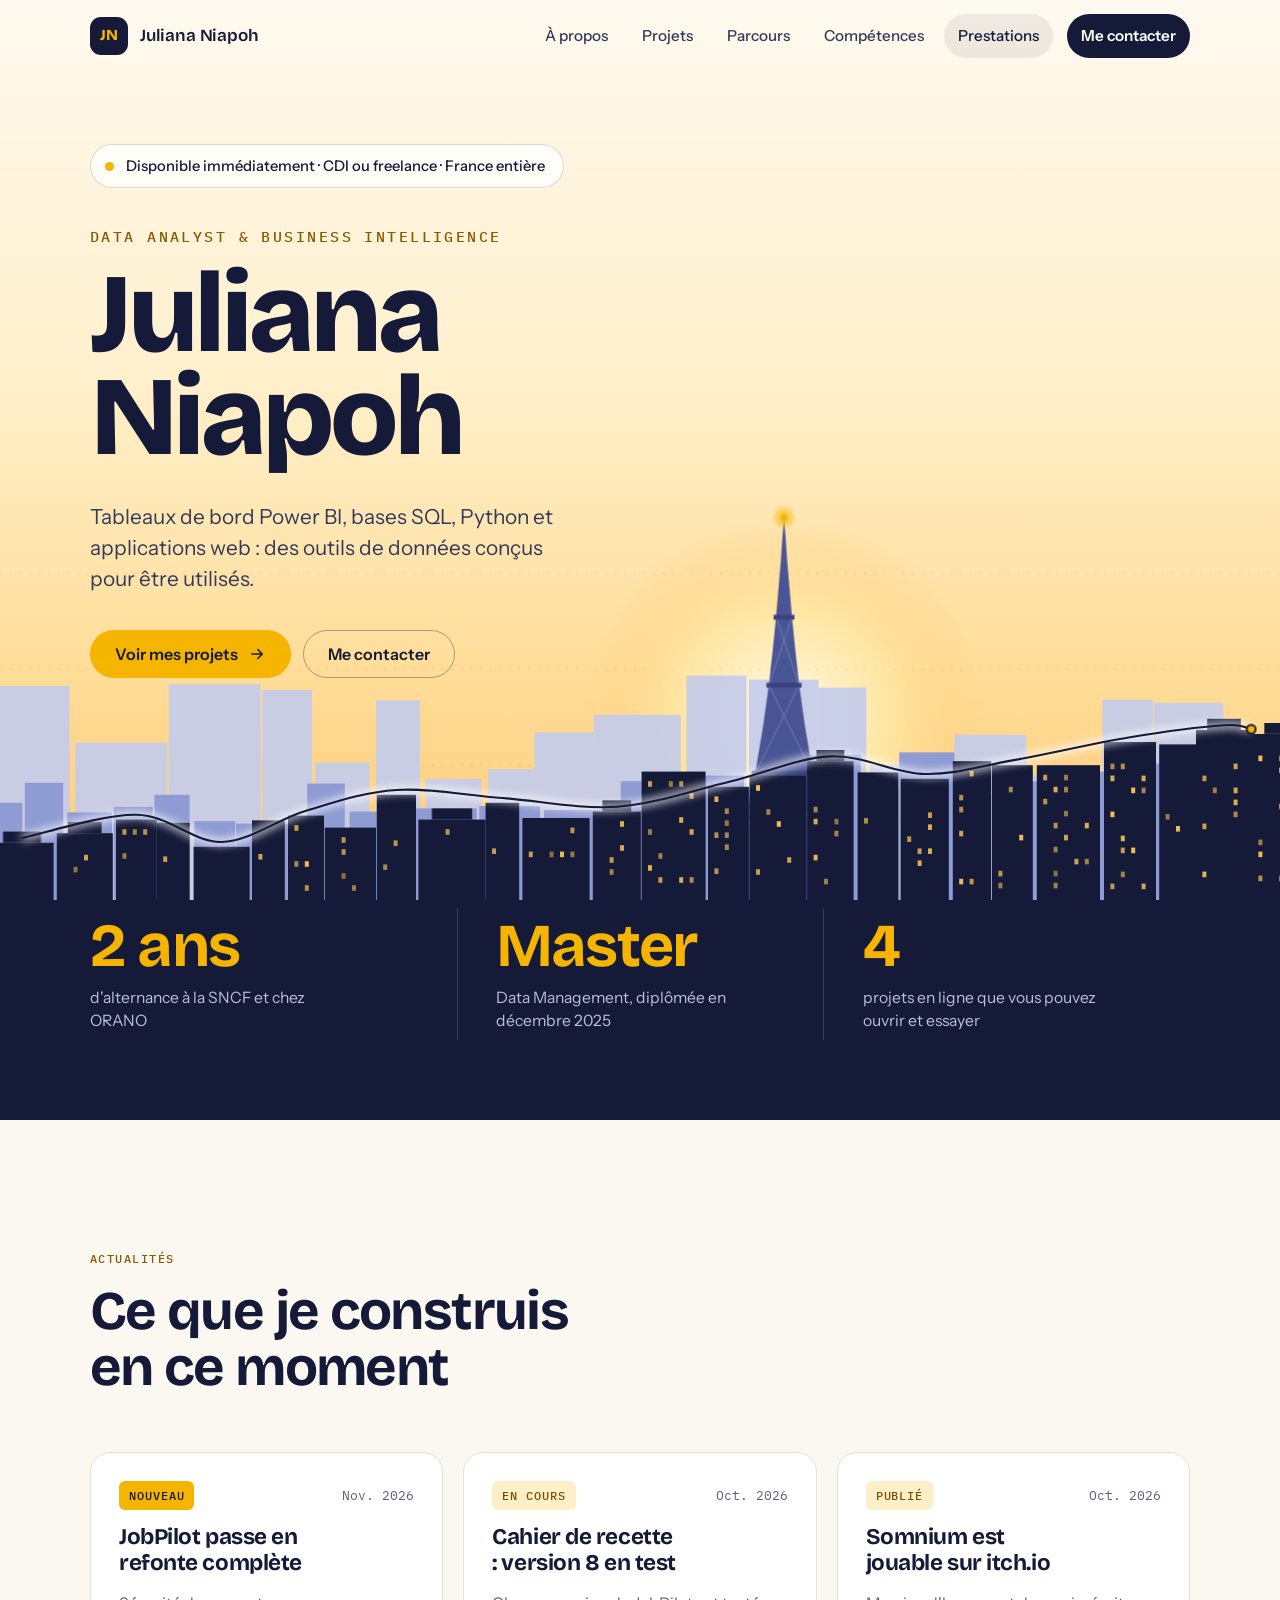
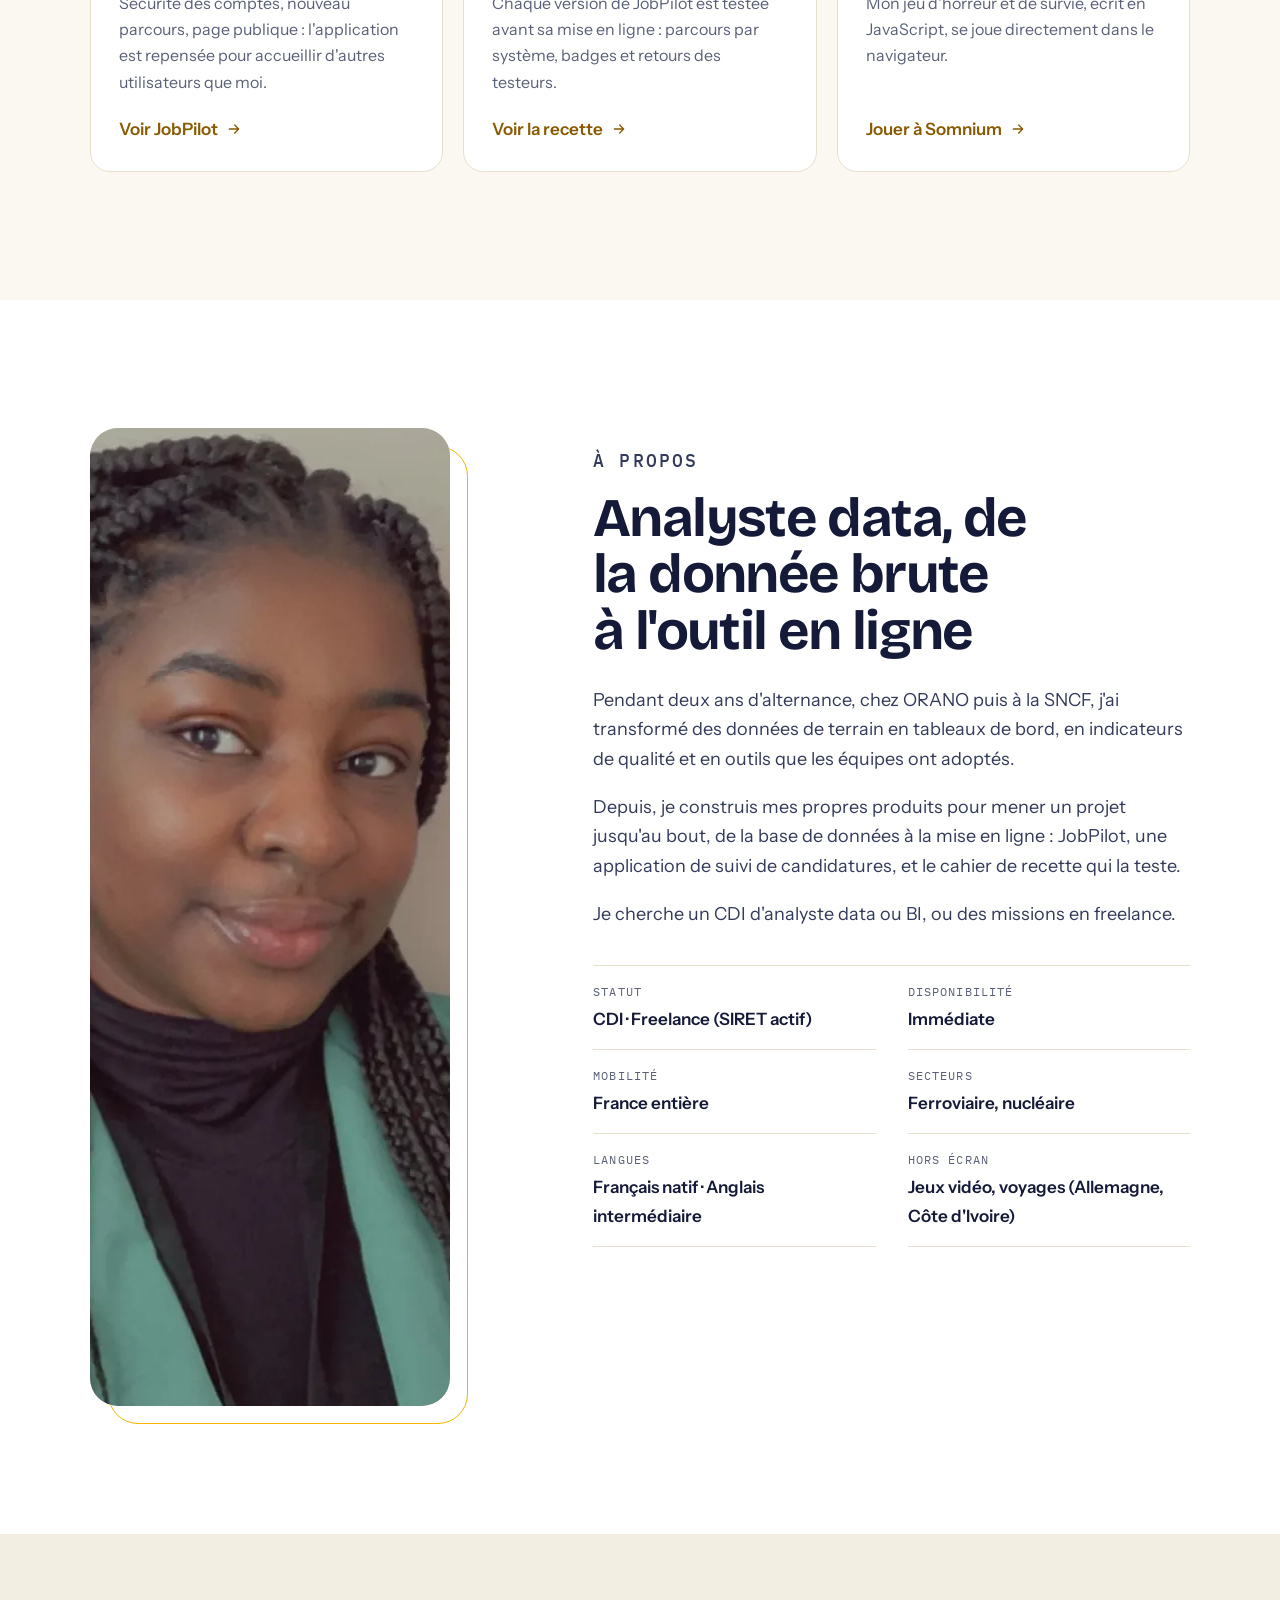
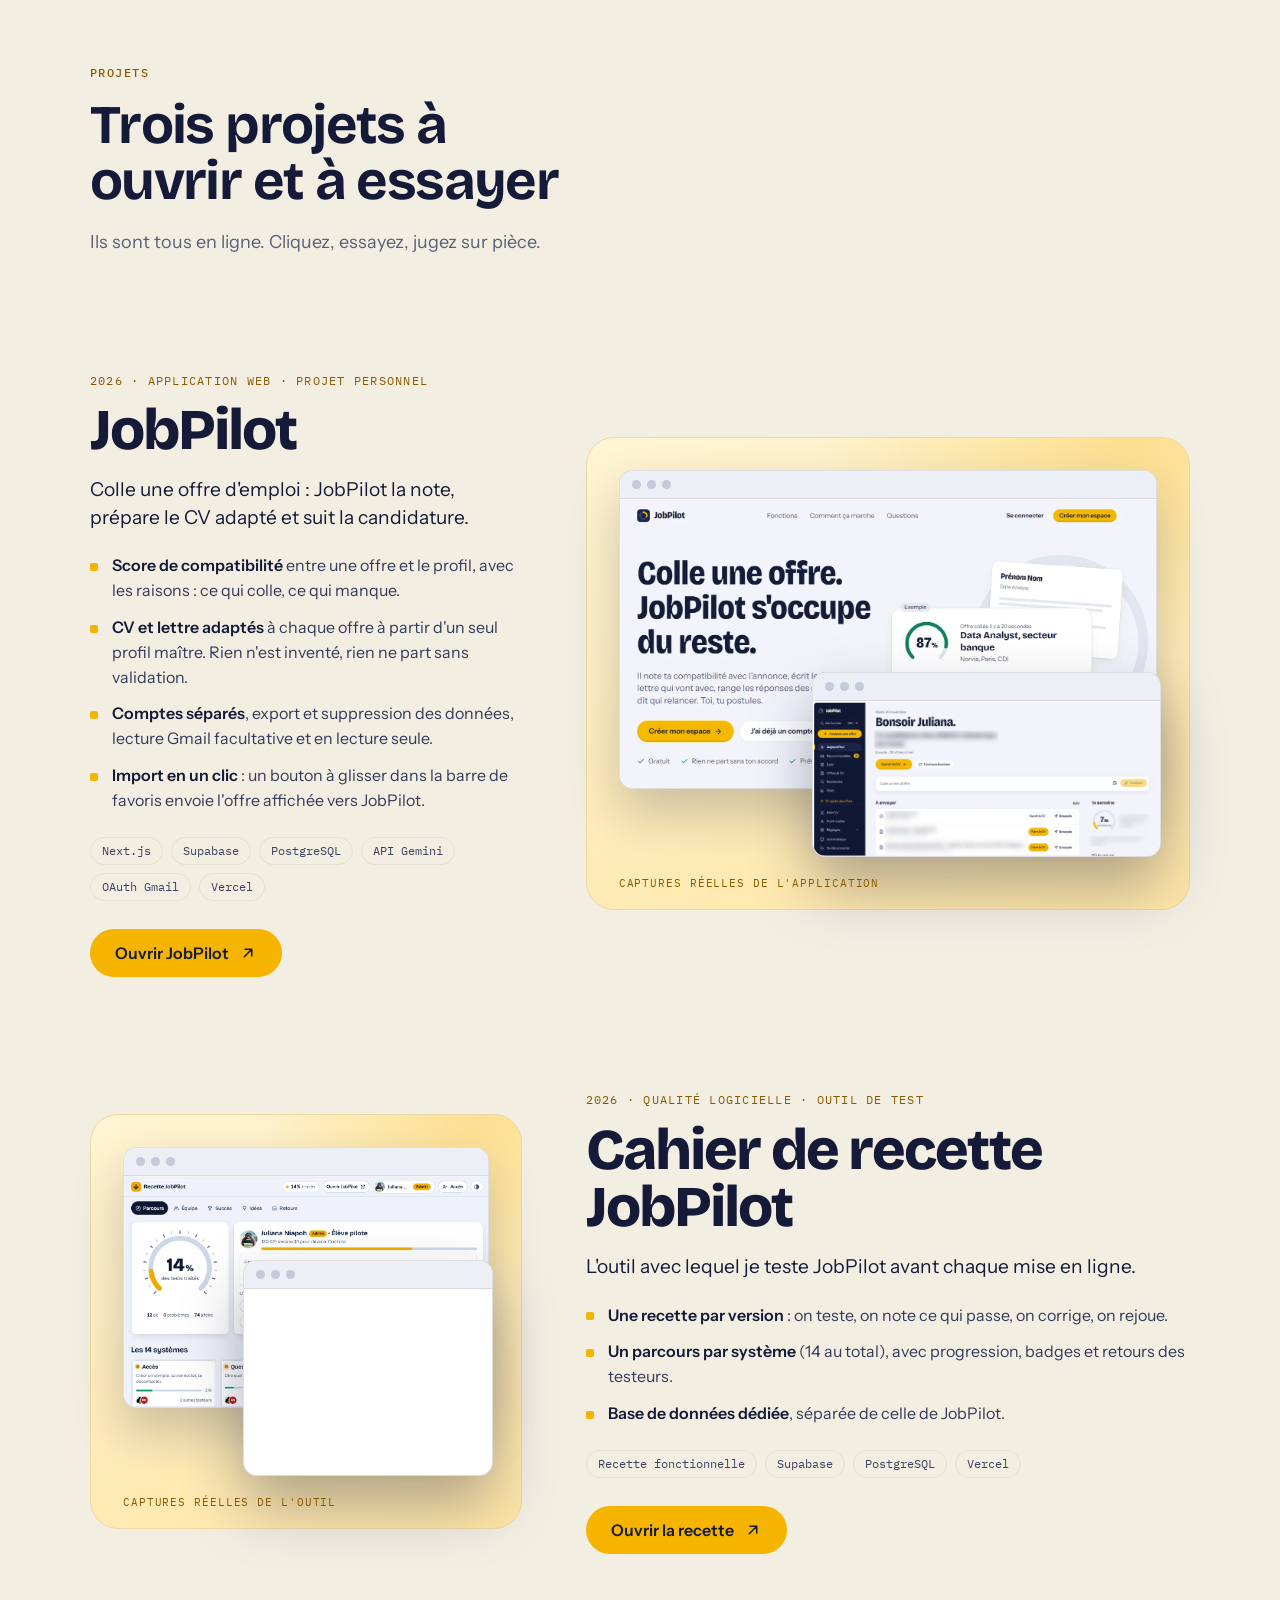
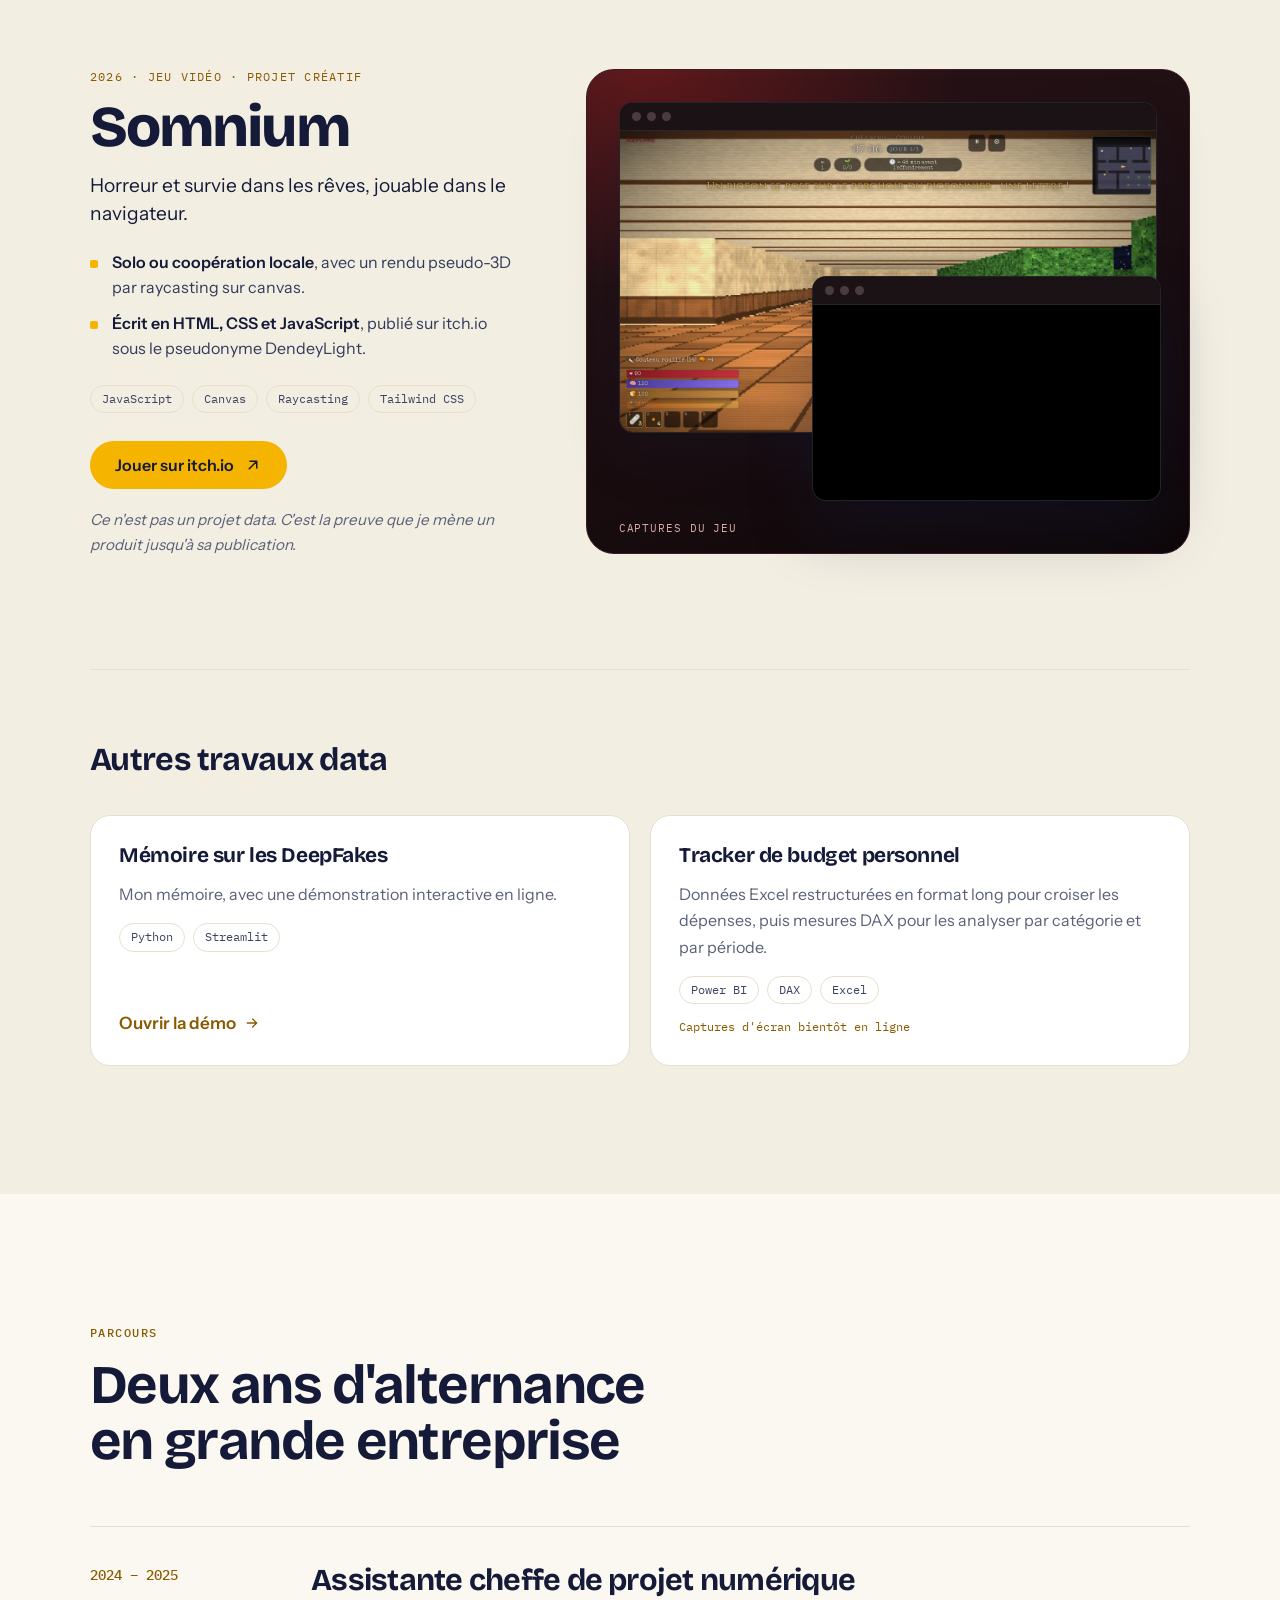
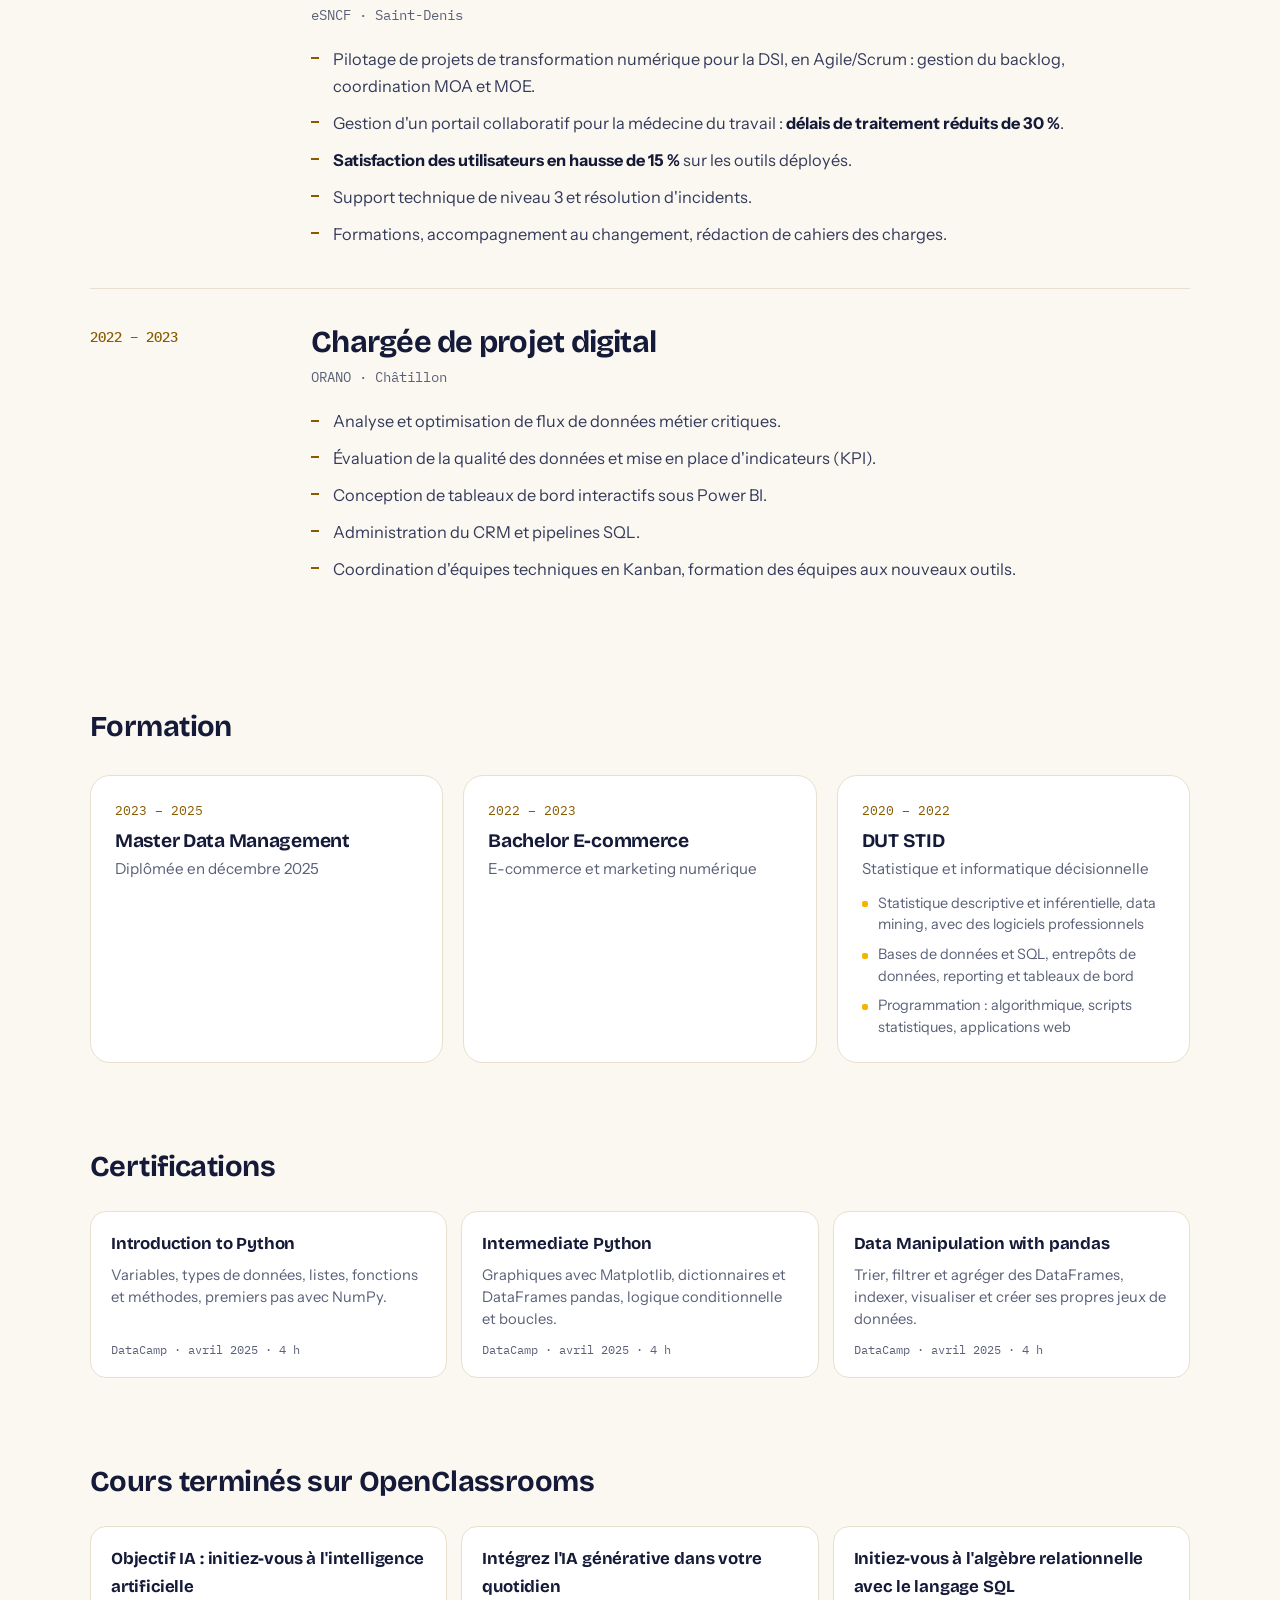
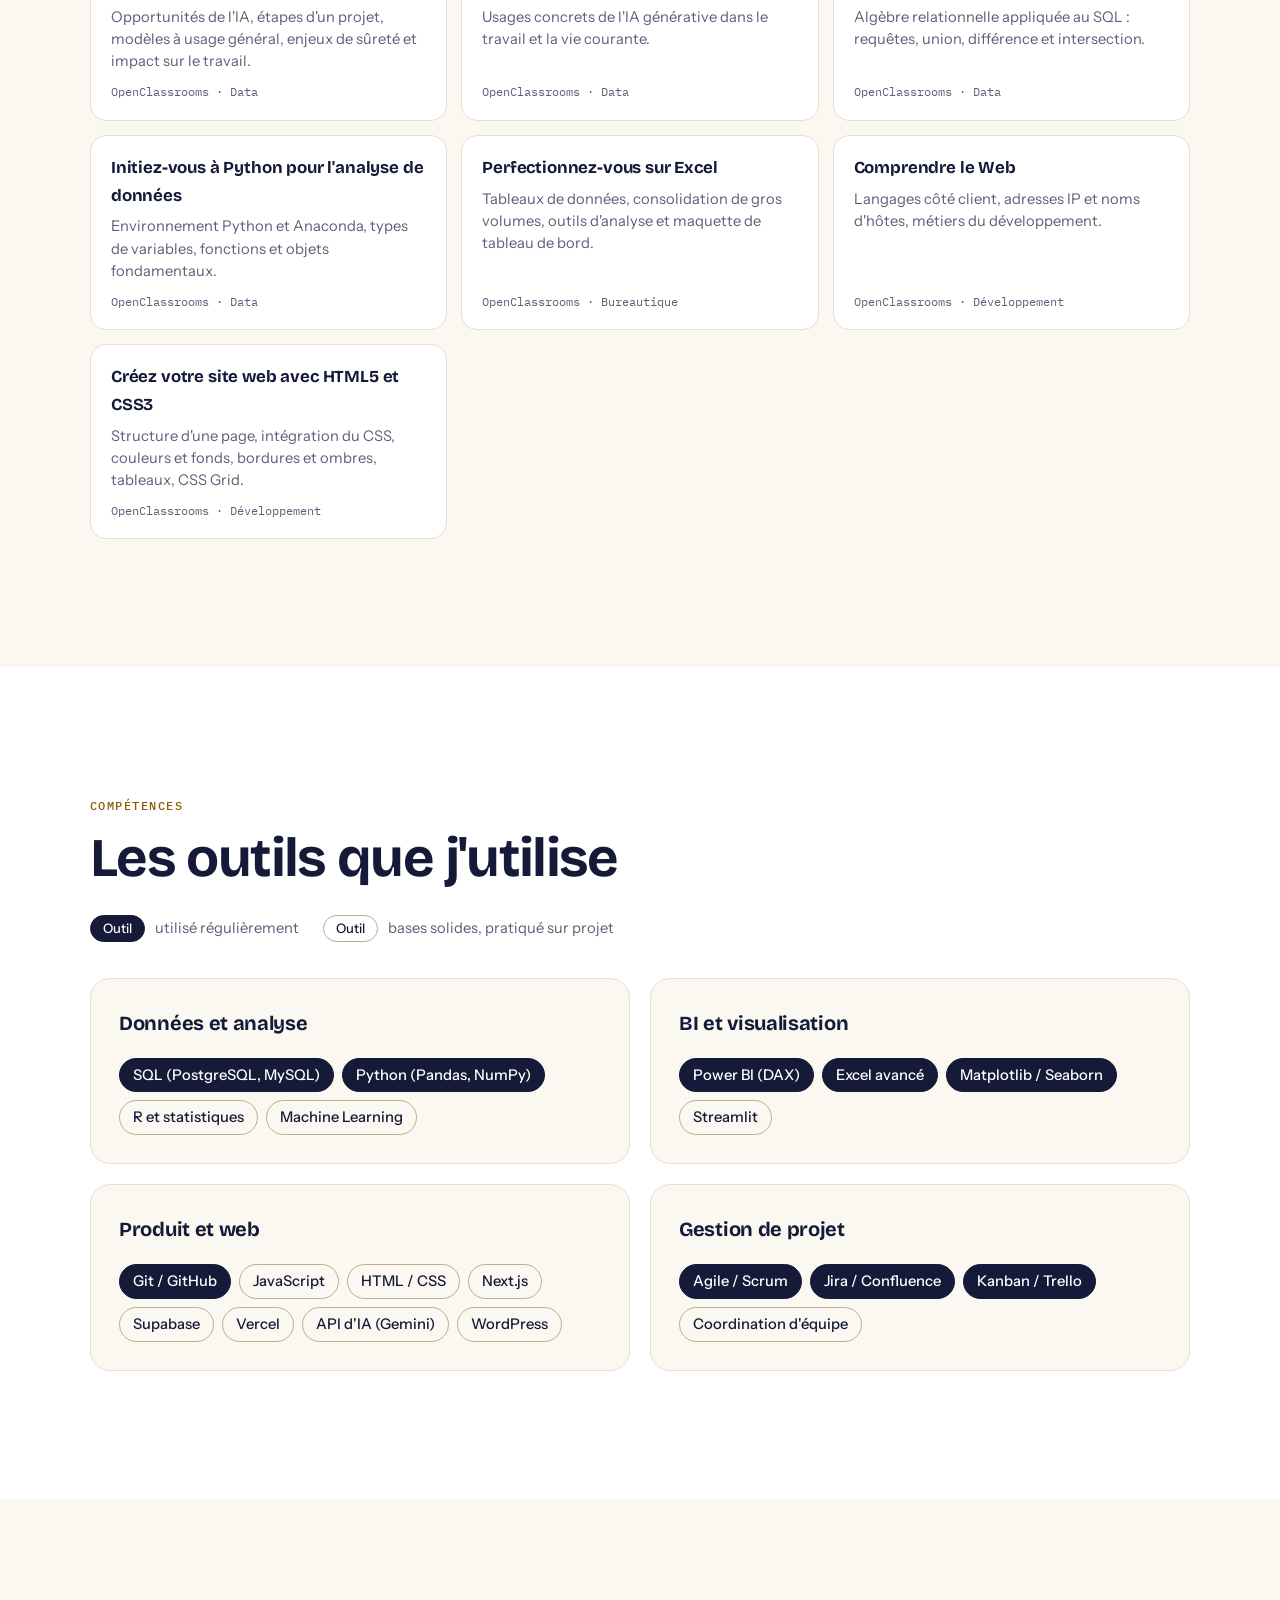
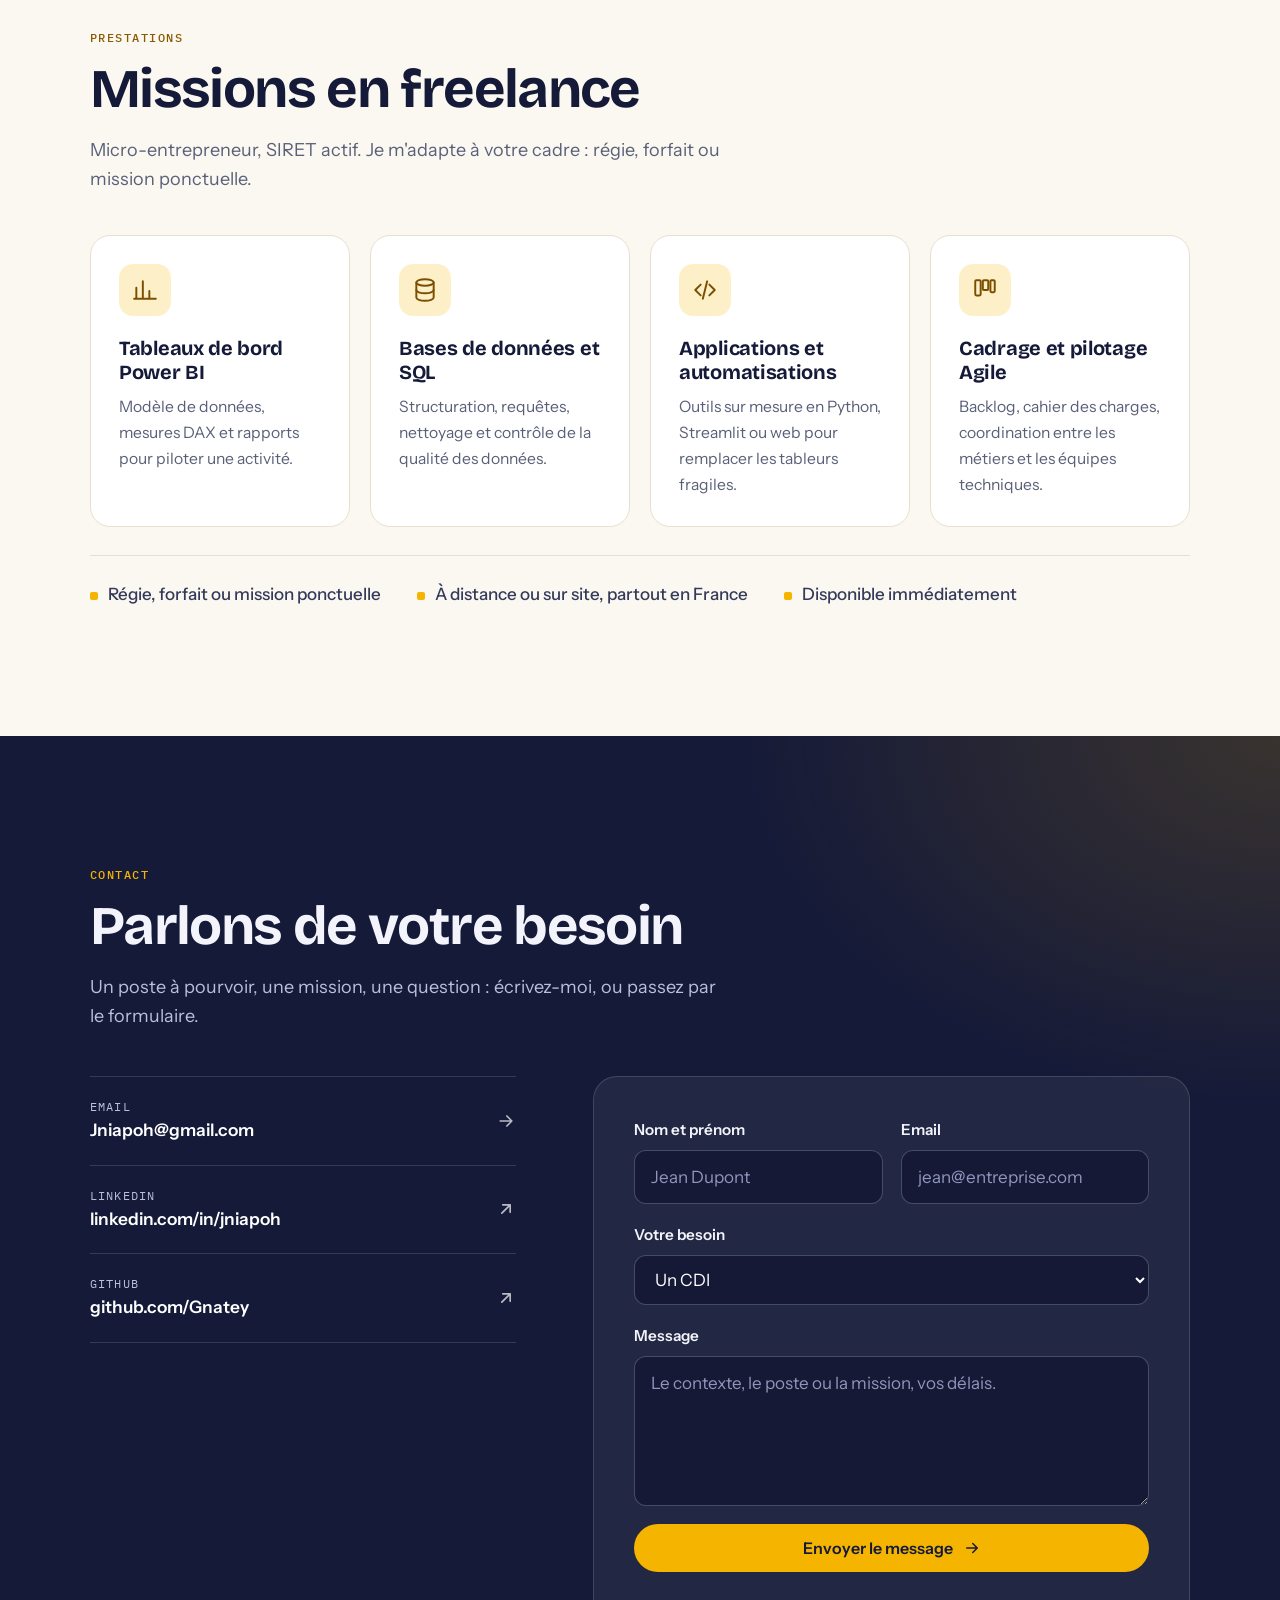
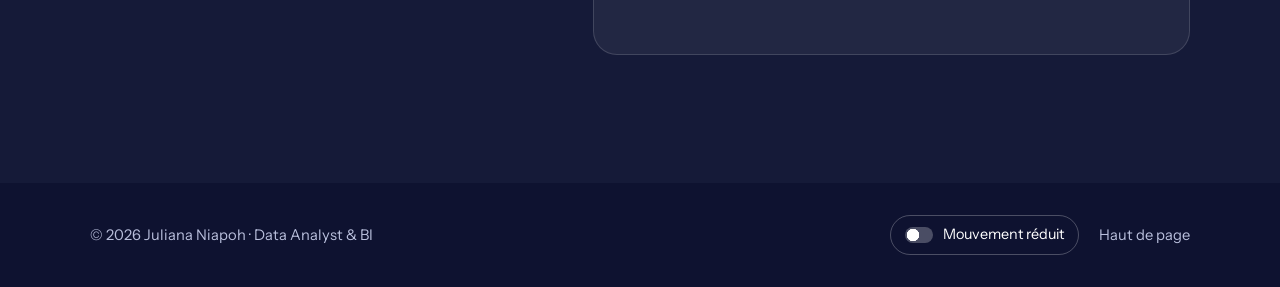
<file: index.html>
<!DOCTYPE html>
<html lang="fr">
<head>
  <meta charset="UTF-8" />
  <meta name="viewport" content="width=device-width, initial-scale=1" />
  <title>Juliana Niapoh · Data Analyst &amp; BI</title>
  <meta name="description" content="Data Analyst & BI, diplômée d'un Master Data Management, 2 ans d'alternance à la SNCF et chez ORANO. Power BI, SQL, Python. Disponible en CDI, CDD, intérim ou freelance." />
  <meta name="theme-color" content="#fbf8f1" />
  <link rel="canonical" href="https://juliana-niapoh-portfolio.netlify.app/" />

  <meta property="og:type" content="website" />
  <meta property="og:locale" content="fr_FR" />
  <meta property="og:site_name" content="Juliana Niapoh" />
  <meta property="og:title" content="Juliana Niapoh · Data Analyst & BI" />
  <meta property="og:description" content="Power BI, SQL, Python et applications web. Diplômée d'un Master Data Management, disponible en CDI ou en freelance." />
  <meta property="og:url" content="https://juliana-niapoh-portfolio.netlify.app/" />
  <meta property="og:image" content="https://juliana-niapoh-portfolio.netlify.app/assets/img/og.png" />
  <meta property="og:image:width" content="1200" />
  <meta property="og:image:height" content="630" />
  <meta property="og:image:alt" content="Juliana Niapoh, Data Analyst et BI, devant une skyline nocturne en forme de graphique" />
  <meta name="twitter:card" content="summary_large_image" />

  <link rel="icon" href="/favicon.svg" type="image/svg+xml" />
  <link rel="preload" href="assets/fonts/bricolage-grotesque.woff2" as="font" type="font/woff2" crossorigin />
  <link rel="preload" href="assets/fonts/instrument-sans.woff2" as="font" type="font/woff2" crossorigin />
  <link rel="stylesheet" href="assets/css/style.css" />
  <script>document.documentElement.classList.add("js");</script>

  <script type="application/ld+json">
  {
    "@context": "https://schema.org",
    "@type": "Person",
    "name": "Juliana Niapoh",
    "jobTitle": "Data Analyst & Business Intelligence",
    "url": "https://juliana-niapoh-portfolio.netlify.app/",
    "email": "mailto:Jniapoh@gmail.com",
    "sameAs": ["https://www.linkedin.com/in/jniapoh/", "https://github.com/Gnatey"],
    "knowsAbout": ["Power BI", "SQL", "Python", "Business Intelligence", "Data Management"]
  }
  </script>
</head>
<body>
  <svg width="0" height="0" style="position:absolute" aria-hidden="true" focusable="false">
    <symbol id="i-arrow" viewBox="0 0 24 24"><path d="M5 12h14M13 6l6 6-6 6" fill="none" stroke="currentColor" stroke-width="2" stroke-linecap="round" stroke-linejoin="round"/></symbol>
    <symbol id="i-out" viewBox="0 0 24 24"><path d="M7 17L17 7M8 7h9v9" fill="none" stroke="currentColor" stroke-width="2" stroke-linecap="round" stroke-linejoin="round"/></symbol>
  </svg>

  <a class="skip-link" href="#contenu">Aller au contenu</a>

  <!-- ============ NAVIGATION ============ -->
  <nav class="nav" id="nav" aria-label="Navigation principale">
    <div class="container nav__inner">
      <a class="brand" href="#top" aria-label="Juliana Niapoh, retour en haut de page">
        <span class="brand__mark" aria-hidden="true">JN</span>
        <span class="brand__name">Juliana Niapoh</span>
      </a>
      <button class="nav__toggle" id="navToggle" type="button" aria-expanded="false" aria-controls="navLinks">Menu</button>
      <div class="nav__links" id="navLinks">
        <a href="#apropos">À propos</a>
        <a href="#projets">Projets</a>
        <a href="#parcours">Parcours</a>
        <a href="#competences">Compétences</a>
        <a href="#prestations">Prestations</a>
        <a class="nav__cta" href="#contact">Me contacter</a>
      </div>
    </div>
  </nav>

  <main id="contenu">

    <!-- ============ HERO ============ -->
    <header class="hero" id="top">
      
      <svg class="skyline" viewBox="0 0 1600 560" preserveAspectRatio="xMidYMax slice" role="img" aria-label="Skyline nocturne dont les immeubles forment un graphique en barres, traversé par une courbe en hausse" focusable="false"><defs><radialGradient id="gSun" cx="50%" cy="50%" r="50%"><stop offset="0" stop-color="#FFFBEA" stop-opacity="1"/><stop offset=".55" stop-color="#FFE7A3" stop-opacity=".85"/><stop offset="1" stop-color="#FFC978" stop-opacity="0"/></radialGradient><radialGradient id="gGold" cx="50%" cy="50%" r="50%"><stop offset="0" stop-color="#F4B400" stop-opacity=".95"/><stop offset="1" stop-color="#F4B400" stop-opacity="0"/></radialGradient><filter id="soft" x="-10%" y="-40%" width="120%" height="180%"><feGaussianBlur stdDeviation="5"/></filter></defs><circle cx="980" cy="330" r="250" fill="url(#gSun)"/><g class="grid" stroke="rgba(21,26,56,.10)" stroke-width="1" stroke-dasharray="3 9"><line x1="0" y1="150" x2="1600" y2="150"/><line x1="0" y1="270" x2="1600" y2="270"/><line x1="0" y1="390" x2="1600" y2="390"/></g><g class="layer l-far" fill="#C5CDEB" fill-opacity=".92"><rect x="-20.0" y="291.0" width="107.0" height="269.0" style="--i:0"/><rect x="94.0" y="362.0" width="115.0" height="198.0" style="--i:1"/><rect x="211.0" y="289.0" width="115.0" height="271.0" style="--i:2"/><rect x="328.0" y="296.0" width="62.0" height="264.0" style="--i:3"/><rect x="394.0" y="387.0" width="68.0" height="173.0" style="--i:4"/><rect x="470.0" y="309.0" width="55.0" height="251.0" style="--i:5"/><rect x="532.0" y="407.0" width="70.0" height="153.0" style="--i:6"/><rect x="610.0" y="395.0" width="58.0" height="165.0" style="--i:7"/><rect x="668.0" y="349.0" width="74.0" height="211.0" style="--i:8"/><rect x="742.0" y="327.0" width="109.0" height="233.0" style="--i:9"/><rect x="858.0" y="278.0" width="75.0" height="282.0" style="--i:10"/><rect x="936.0" y="283.0" width="87.0" height="277.0" style="--i:11"/><rect x="1023.0" y="293.0" width="60.0" height="267.0" style="--i:12"/><rect x="1087.0" y="389.0" width="102.0" height="171.0" style="--i:13"/><rect x="1193.0" y="352.0" width="90.0" height="208.0" style="--i:14"/><rect x="1291.0" y="403.0" width="86.0" height="157.0" style="--i:15"/><rect x="1378.0" y="308.0" width="63.0" height="252.0" style="--i:16"/><rect x="1442.0" y="312.0" width="87.0" height="248.0" style="--i:17"/><rect x="1530.0" y="410.0" width="52.0" height="150.0" style="--i:18"/><rect x="1585.0" y="397.0" width="76.0" height="163.0" style="--i:19"/></g><g class="layer l-mid" fill="#8F9BD3"><rect x="-40.0" y="437.0" width="68.0" height="123.0" style="--i:0"/><rect x="31.0" y="412.0" width="48.0" height="148.0" style="--i:1"/><rect x="84.0" y="449.0" width="56.0" height="111.0" style="--i:2"/><rect x="142.0" y="442.0" width="49.0" height="118.0" style="--i:3"/><rect x="193.0" y="427.0" width="44.0" height="133.0" style="--i:4"/><rect x="243.0" y="460.0" width="51.0" height="100.0" style="--i:5"/><rect x="295.0" y="463.0" width="89.0" height="97.0" style="--i:6"/><rect x="384.0" y="413.0" width="47.0" height="147.0" style="--i:7"/><rect x="437.0" y="448.0" width="75.0" height="112.0" style="--i:8"/><rect x="517.0" y="444.0" width="79.0" height="116.0" style="--i:9"/><rect x="599.0" y="441.0" width="76.0" height="119.0" style="--i:10"/><rect x="680.0" y="446.0" width="93.0" height="114.0" style="--i:11"/><rect x="776.0" y="410.0" width="85.0" height="150.0" style="--i:12"/><rect x="861.0" y="403.0" width="69.0" height="157.0" style="--i:13"/><rect x="931.0" y="419.0" width="44.0" height="141.0" style="--i:14"/><rect x="981.0" y="377.0" width="95.0" height="183.0" style="--i:15"/><rect x="1078.0" y="422.0" width="45.0" height="138.0" style="--i:16"/><rect x="1124.0" y="374.0" width="69.0" height="186.0" style="--i:17"/><rect x="1193.0" y="426.0" width="46.0" height="134.0" style="--i:18"/><rect x="1240.0" y="410.0" width="72.0" height="150.0" style="--i:19"/><rect x="1312.0" y="398.0" width="93.0" height="162.0" style="--i:20"/><rect x="1411.0" y="388.0" width="62.0" height="172.0" style="--i:21"/><rect x="1473.0" y="424.0" width="48.0" height="136.0" style="--i:22"/><rect x="1522.0" y="402.0" width="81.0" height="158.0" style="--i:23"/><rect x="1603.0" y="383.0" width="82.0" height="177.0" style="--i:24"/></g><g class="tower"><path d="M902.0 560.0 L928.0 470.0 L944.0 400.0 L954.0 340.0 L961.0 290.0 L966.0 245.0 L970.0 205.0 L973.0 170.0 L976.0 135.0 L978.0 105.0 L980.0 82.0 L982.0 105.0 L984.0 135.0 L987.0 170.0 L990.0 205.0 L994.0 245.0 L999.0 290.0 L1006.0 340.0 L1016.0 400.0 L1032.0 470.0 L1058.0 560.0 Z" fill="#4A5596"/><line x1="928" y1="470" x2="1016" y2="400" stroke="rgba(255,255,255,.28)"/><line x1="1032" y1="470" x2="944" y2="400" stroke="rgba(255,255,255,.28)"/><line x1="944" y1="400" x2="999" y2="290" stroke="rgba(255,255,255,.28)"/><line x1="1016" y1="400" x2="961" y2="290" stroke="rgba(255,255,255,.28)"/><line x1="961" y1="290" x2="990" y2="205" stroke="rgba(255,255,255,.28)"/><line x1="999" y1="290" x2="970" y2="205" stroke="rgba(255,255,255,.28)"/><rect x="940.0" y="397.0" width="80.0" height="6.0" fill="#39437F"/><rect x="958.0" y="287.0" width="44.0" height="6.0" fill="#39437F"/><rect x="967.0" y="202.0" width="26.0" height="6.0" fill="#39437F"/><circle class="beacon" cx="980" cy="80" r="16" fill="url(#gGold)"/><circle cx="980" cy="80" r="3.5" fill="#F4B400"/></g><g class="layer l-near" fill="#151A38"><rect x="-12.0" y="487.0" width="79.0" height="73.0" style="--i:0"/><rect x="3.8" y="473.0" width="47.4" height="14.0" style="--i:0"/><rect x="71.0" y="475.0" width="70.0" height="85.0" style="--i:1"/><rect x="85.0" y="461.0" width="42.0" height="14.0" style="--i:1"/><rect x="145.0" y="458.0" width="51.0" height="102.0" style="--i:2"/><rect x="196.0" y="462.0" width="41.0" height="98.0" style="--i:3"/><rect x="242.0" y="492.0" width="70.0" height="68.0" style="--i:4"/><rect x="315.0" y="459.0" width="41.0" height="101.0" style="--i:5"/><rect x="360.0" y="453.0" width="45.0" height="107.0" style="--i:6"/><rect x="406.0" y="468.0" width="64.0" height="92.0" style="--i:7"/><rect x="471.0" y="427.0" width="49.0" height="133.0" style="--i:8"/><rect x="523.0" y="458.0" width="84.0" height="102.0" style="--i:9"/><rect x="539.8" y="444.0" width="50.4" height="14.0" style="--i:9"/><rect x="607.0" y="437.0" width="42.0" height="123.0" style="--i:10"/><rect x="653.0" y="456.0" width="84.0" height="104.0" style="--i:11"/><rect x="741.0" y="448.0" width="60.0" height="112.0" style="--i:12"/><rect x="753.0" y="434.0" width="36.0" height="14.0" style="--i:12"/><rect x="802.0" y="398.0" width="80.0" height="162.0" style="--i:13"/><rect x="885.0" y="417.0" width="51.0" height="143.0" style="--i:14"/><rect x="937.0" y="403.0" width="71.0" height="157.0" style="--i:15"/><rect x="1009.0" y="385.0" width="58.0" height="175.0" style="--i:16"/><rect x="1020.6" y="371.0" width="34.8" height="14.0" style="--i:16"/><rect x="1072.0" y="399.0" width="51.0" height="161.0" style="--i:17"/><rect x="1126.0" y="407.0" width="60.0" height="153.0" style="--i:18"/><rect x="1191.0" y="385.0" width="48.0" height="175.0" style="--i:19"/><rect x="1240.0" y="390.0" width="51.0" height="170.0" style="--i:20"/><rect x="1296.0" y="390.0" width="79.0" height="170.0" style="--i:21"/><rect x="1380.0" y="361.0" width="65.0" height="199.0" style="--i:22"/><rect x="1449.0" y="364.0" width="46.0" height="196.0" style="--i:23"/><rect x="1495.0" y="346.0" width="70.0" height="214.0" style="--i:24"/><rect x="1509.0" y="332.0" width="42.0" height="14.0" style="--i:24"/><rect x="1565.0" y="351.0" width="77.0" height="209.0" style="--i:25"/><rect x="1580.4" y="337.0" width="46.2" height="14.0" style="--i:25"/></g><g class="windows"><rect class="win" x="105.0" y="502.0" width="5" height="7" fill="#FFC857" fill-opacity="0.78" style="--w:4.1s"/><rect class="win tw" x="92.0" y="517.0" width="5" height="7" fill="#FFC857" fill-opacity="0.52" style="--w:3.1s"/><rect class="win" x="153.0" y="470.0" width="5" height="7" fill="#FFC857" fill-opacity="0.72" style="--w:3.7s"/><rect class="win" x="166.0" y="470.0" width="5" height="7" fill="#FFC857" fill-opacity="0.60" style="--w:4.5s"/><rect class="win" x="179.0" y="470.0" width="5" height="7" fill="#FFC857" fill-opacity="0.69" style="--w:0.3s"/><rect class="win" x="153.0" y="500.0" width="5" height="7" fill="#FFC857" fill-opacity="0.56" style="--w:2.0s"/><rect class="win" x="204.0" y="504.0" width="5" height="7" fill="#FFC857" fill-opacity="0.75" style="--w:5.4s"/><rect class="win" x="323.0" y="501.0" width="5" height="7" fill="#FFC857" fill-opacity="0.79" style="--w:5.3s"/><rect class="win" x="368.0" y="465.0" width="5" height="7" fill="#FFC857" fill-opacity="0.77" style="--w:1.4s"/><rect class="win" x="368.0" y="510.0" width="5" height="7" fill="#FFC857" fill-opacity="0.64" style="--w:1.2s"/><rect class="win" x="381.0" y="510.0" width="5" height="7" fill="#FFC857" fill-opacity="0.91" style="--w:2.7s"/><rect class="win" x="381.0" y="540.0" width="5" height="7" fill="#FFC857" fill-opacity="0.69" style="--w:5.5s"/><rect class="win" x="427.0" y="480.0" width="5" height="7" fill="#FFC857" fill-opacity="0.72" style="--w:5.1s"/><rect class="win" x="427.0" y="495.0" width="5" height="7" fill="#FFC857" fill-opacity="0.70" style="--w:1.3s"/><rect class="win" x="427.0" y="525.0" width="5" height="7" fill="#FFC857" fill-opacity="0.51" style="--w:0.2s"/><rect class="win" x="440.0" y="540.0" width="5" height="7" fill="#FFC857" fill-opacity="0.56" style="--w:0.1s"/><rect class="win tw" x="492.0" y="484.0" width="5" height="7" fill="#FFC857" fill-opacity="0.71" style="--w:0.1s"/><rect class="win" x="479.0" y="514.0" width="5" height="7" fill="#FFC857" fill-opacity="0.62" style="--w:4.2s"/><rect class="win" x="557.0" y="470.0" width="5" height="7" fill="#FFC857" fill-opacity="0.70" style="--w:5.5s"/><rect class="win" x="615.0" y="494.0" width="5" height="7" fill="#FFC857" fill-opacity="0.74" style="--w:5.5s"/><rect class="win" x="713.0" y="468.0" width="5" height="7" fill="#FFC857" fill-opacity="0.73" style="--w:1.5s"/><rect class="win" x="661.0" y="498.0" width="5" height="7" fill="#FFC857" fill-opacity="0.75" style="--w:3.0s"/><rect class="win" x="687.0" y="498.0" width="5" height="7" fill="#FFC857" fill-opacity="0.50" style="--w:3.2s"/><rect class="win" x="700.0" y="498.0" width="5" height="7" fill="#FFC857" fill-opacity="0.91" style="--w:5.9s"/><rect class="win tw" x="713.0" y="498.0" width="5" height="7" fill="#FFC857" fill-opacity="0.54" style="--w:5.6s"/><rect class="win tw" x="775.0" y="460.0" width="5" height="7" fill="#FFC857" fill-opacity="0.85" style="--w:1.2s"/><rect class="win tw" x="775.0" y="490.0" width="5" height="7" fill="#FFC857" fill-opacity="0.83" style="--w:3.1s"/><rect class="win" x="762.0" y="505.0" width="5" height="7" fill="#FFC857" fill-opacity="0.74" style="--w:2.3s"/><rect class="win" x="762.0" y="520.0" width="5" height="7" fill="#FFC857" fill-opacity="0.59" style="--w:3.8s"/><rect class="win" x="810.0" y="410.0" width="5" height="7" fill="#FFC857" fill-opacity="0.77" style="--w:1.2s"/><rect class="win" x="836.0" y="410.0" width="5" height="7" fill="#FFC857" fill-opacity="0.54" style="--w:0.8s"/><rect class="win" x="849.0" y="410.0" width="5" height="7" fill="#FFC857" fill-opacity="0.67" style="--w:5.6s"/><rect class="win" x="862.0" y="425.0" width="5" height="7" fill="#FFC857" fill-opacity="0.76" style="--w:4.9s"/><rect class="win" x="849.0" y="455.0" width="5" height="7" fill="#FFC857" fill-opacity="0.84" style="--w:5.4s"/><rect class="win tw" x="810.0" y="470.0" width="5" height="7" fill="#FFC857" fill-opacity="0.55" style="--w:0.9s"/><rect class="win tw" x="862.0" y="470.0" width="5" height="7" fill="#FFC857" fill-opacity="0.81" style="--w:0.6s"/><rect class="win" x="823.0" y="500.0" width="5" height="7" fill="#FFC857" fill-opacity="0.59" style="--w:2.2s"/><rect class="win" x="810.0" y="515.0" width="5" height="7" fill="#FFC857" fill-opacity="0.86" style="--w:0.5s"/><rect class="win" x="823.0" y="530.0" width="5" height="7" fill="#FFC857" fill-opacity="0.76" style="--w:4.6s"/><rect class="win tw" x="849.0" y="530.0" width="5" height="7" fill="#FFC857" fill-opacity="0.83" style="--w:5.6s"/><rect class="win" x="862.0" y="530.0" width="5" height="7" fill="#FFC857" fill-opacity="0.65" style="--w:2.2s"/><rect class="win" x="893.0" y="429.0" width="5" height="7" fill="#FFC857" fill-opacity="0.86" style="--w:0.6s"/><rect class="win" x="906.0" y="444.0" width="5" height="7" fill="#FFC857" fill-opacity="0.62" style="--w:1.8s"/><rect class="win" x="906.0" y="459.0" width="5" height="7" fill="#FFC857" fill-opacity="0.53" style="--w:3.0s"/><rect class="win" x="893.0" y="474.0" width="5" height="7" fill="#FFC857" fill-opacity="0.68" style="--w:0.7s"/><rect class="win" x="906.0" y="474.0" width="5" height="7" fill="#FFC857" fill-opacity="0.61" style="--w:3.0s"/><rect class="win" x="906.0" y="489.0" width="5" height="7" fill="#FFC857" fill-opacity="0.62" style="--w:2.0s"/><rect class="win" x="893.0" y="519.0" width="5" height="7" fill="#FFC857" fill-opacity="0.70" style="--w:3.3s"/><rect class="win" x="945.0" y="415.0" width="5" height="7" fill="#FFC857" fill-opacity="0.93" style="--w:3.2s"/><rect class="win tw" x="958.0" y="445.0" width="5" height="7" fill="#FFC857" fill-opacity="0.61" style="--w:0.9s"/><rect class="win" x="971.0" y="460.0" width="5" height="7" fill="#FFC857" fill-opacity="0.94" style="--w:0.4s"/><rect class="win" x="984.0" y="505.0" width="5" height="7" fill="#FFC857" fill-opacity="0.78" style="--w:1.2s"/><rect class="win tw" x="945.0" y="520.0" width="5" height="7" fill="#FFC857" fill-opacity="0.74" style="--w:2.7s"/><rect class="win" x="1017.0" y="442.0" width="5" height="7" fill="#FFC857" fill-opacity="0.63" style="--w:5.7s"/><rect class="win" x="1017.0" y="457.0" width="5" height="7" fill="#FFC857" fill-opacity="0.81" style="--w:0.1s"/><rect class="win" x="1043.0" y="457.0" width="5" height="7" fill="#FFC857" fill-opacity="0.52" style="--w:1.7s"/><rect class="win" x="1043.0" y="472.0" width="5" height="7" fill="#FFC857" fill-opacity="0.61" style="--w:2.9s"/><rect class="win" x="1017.0" y="502.0" width="5" height="7" fill="#FFC857" fill-opacity="0.89" style="--w:2.7s"/><rect class="win" x="1030.0" y="532.0" width="5" height="7" fill="#FFC857" fill-opacity="0.57" style="--w:3.6s"/><rect class="win" x="1080.0" y="456.0" width="5" height="7" fill="#FFC857" fill-opacity="0.64" style="--w:3.6s"/><rect class="win" x="1160.0" y="449.0" width="5" height="7" fill="#FFC857" fill-opacity="0.75" style="--w:3.2s"/><rect class="win" x="1160.0" y="464.0" width="5" height="7" fill="#FFC857" fill-opacity="0.84" style="--w:1.7s"/><rect class="win" x="1134.0" y="479.0" width="5" height="7" fill="#FFC857" fill-opacity="0.73" style="--w:3.4s"/><rect class="win" x="1147.0" y="494.0" width="5" height="7" fill="#FFC857" fill-opacity="0.75" style="--w:0.5s"/><rect class="win" x="1160.0" y="494.0" width="5" height="7" fill="#FFC857" fill-opacity="0.83" style="--w:0.5s"/><rect class="win" x="1147.0" y="509.0" width="5" height="7" fill="#FFC857" fill-opacity="0.84" style="--w:1.5s"/><rect class="win tw" x="1212.0" y="397.0" width="5" height="7" fill="#FFC857" fill-opacity="0.78" style="--w:4.5s"/><rect class="win tw" x="1199.0" y="427.0" width="5" height="7" fill="#FFC857" fill-opacity="0.67" style="--w:2.8s"/><rect class="win tw" x="1199.0" y="442.0" width="5" height="7" fill="#FFC857" fill-opacity="0.66" style="--w:0.7s"/><rect class="win" x="1199.0" y="472.0" width="5" height="7" fill="#FFC857" fill-opacity="0.79" style="--w:1.9s"/><rect class="win" x="1199.0" y="532.0" width="5" height="7" fill="#FFC857" fill-opacity="0.91" style="--w:4.5s"/><rect class="win" x="1212.0" y="532.0" width="5" height="7" fill="#FFC857" fill-opacity="0.72" style="--w:1.9s"/><rect class="win tw" x="1261.0" y="417.0" width="5" height="7" fill="#FFC857" fill-opacity="0.63" style="--w:4.5s"/><rect class="win" x="1274.0" y="477.0" width="5" height="7" fill="#FFC857" fill-opacity="0.93" style="--w:2.3s"/><rect class="win" x="1248.0" y="522.0" width="5" height="7" fill="#FFC857" fill-opacity="0.71" style="--w:4.8s"/><rect class="win" x="1248.0" y="537.0" width="5" height="7" fill="#FFC857" fill-opacity="0.57" style="--w:1.6s"/><rect class="win tw" x="1304.0" y="402.0" width="5" height="7" fill="#FFC857" fill-opacity="0.76" style="--w:1.2s"/><rect class="win" x="1330.0" y="402.0" width="5" height="7" fill="#FFC857" fill-opacity="0.56" style="--w:3.7s"/><rect class="win" x="1317.0" y="417.0" width="5" height="7" fill="#FFC857" fill-opacity="0.84" style="--w:3.0s"/><rect class="win tw" x="1330.0" y="417.0" width="5" height="7" fill="#FFC857" fill-opacity="0.58" style="--w:4.1s"/><rect class="win" x="1304.0" y="432.0" width="5" height="7" fill="#FFC857" fill-opacity="0.69" style="--w:5.7s"/><rect class="win tw" x="1330.0" y="447.0" width="5" height="7" fill="#FFC857" fill-opacity="0.53" style="--w:4.0s"/><rect class="win" x="1317.0" y="462.0" width="5" height="7" fill="#FFC857" fill-opacity="0.70" style="--w:4.3s"/><rect class="win" x="1356.0" y="462.0" width="5" height="7" fill="#FFC857" fill-opacity="0.85" style="--w:5.1s"/><rect class="win" x="1330.0" y="477.0" width="5" height="7" fill="#FFC857" fill-opacity="0.78" style="--w:4.5s"/><rect class="win" x="1317.0" y="492.0" width="5" height="7" fill="#FFC857" fill-opacity="0.58" style="--w:0.7s"/><rect class="win tw" x="1343.0" y="507.0" width="5" height="7" fill="#FFC857" fill-opacity="0.78" style="--w:3.8s"/><rect class="win tw" x="1356.0" y="507.0" width="5" height="7" fill="#FFC857" fill-opacity="0.59" style="--w:2.8s"/><rect class="win" x="1317.0" y="522.0" width="5" height="7" fill="#FFC857" fill-opacity="0.51" style="--w:2.6s"/><rect class="win tw" x="1317.0" y="537.0" width="5" height="7" fill="#FFC857" fill-opacity="0.59" style="--w:4.1s"/><rect class="win" x="1388.0" y="388.0" width="5" height="7" fill="#FFC857" fill-opacity="0.65" style="--w:3.9s"/><rect class="win" x="1401.0" y="388.0" width="5" height="7" fill="#FFC857" fill-opacity="0.67" style="--w:4.7s"/><rect class="win" x="1388.0" y="403.0" width="5" height="7" fill="#FFC857" fill-opacity="0.84" style="--w:3.3s"/><rect class="win" x="1427.0" y="403.0" width="5" height="7" fill="#FFC857" fill-opacity="0.82" style="--w:3.1s"/><rect class="win" x="1414.0" y="418.0" width="5" height="7" fill="#FFC857" fill-opacity="0.93" style="--w:1.2s"/><rect class="win" x="1427.0" y="418.0" width="5" height="7" fill="#FFC857" fill-opacity="0.61" style="--w:4.2s"/><rect class="win tw" x="1388.0" y="448.0" width="5" height="7" fill="#FFC857" fill-opacity="0.94" style="--w:5.4s"/><rect class="win" x="1401.0" y="478.0" width="5" height="7" fill="#FFC857" fill-opacity="0.87" style="--w:5.4s"/><rect class="win tw" x="1401.0" y="493.0" width="5" height="7" fill="#FFC857" fill-opacity="0.75" style="--w:0.2s"/><rect class="win" x="1414.0" y="493.0" width="5" height="7" fill="#FFC857" fill-opacity="0.94" style="--w:4.0s"/><rect class="win" x="1401.0" y="523.0" width="5" height="7" fill="#FFC857" fill-opacity="0.59" style="--w:0.9s"/><rect class="win" x="1388.0" y="538.0" width="5" height="7" fill="#FFC857" fill-opacity="0.73" style="--w:3.4s"/><rect class="win tw" x="1427.0" y="538.0" width="5" height="7" fill="#FFC857" fill-opacity="0.80" style="--w:5.8s"/><rect class="win" x="1457.0" y="451.0" width="5" height="7" fill="#FFC857" fill-opacity="0.55" style="--w:2.0s"/><rect class="win" x="1470.0" y="466.0" width="5" height="7" fill="#FFC857" fill-opacity="0.91" style="--w:3.7s"/><rect class="win" x="1542.0" y="388.0" width="5" height="7" fill="#FFC857" fill-opacity="0.79" style="--w:0.7s"/><rect class="win tw" x="1503.0" y="403.0" width="5" height="7" fill="#FFC857" fill-opacity="0.73" style="--w:5.3s"/><rect class="win" x="1516.0" y="418.0" width="5" height="7" fill="#FFC857" fill-opacity="0.58" style="--w:2.7s"/><rect class="win" x="1542.0" y="418.0" width="5" height="7" fill="#FFC857" fill-opacity="0.81" style="--w:1.8s"/><rect class="win" x="1542.0" y="433.0" width="5" height="7" fill="#FFC857" fill-opacity="0.85" style="--w:5.3s"/><rect class="win" x="1542.0" y="448.0" width="5" height="7" fill="#FFC857" fill-opacity="0.64" style="--w:5.4s"/><rect class="win" x="1503.0" y="463.0" width="5" height="7" fill="#FFC857" fill-opacity="0.79" style="--w:3.4s"/><rect class="win tw" x="1503.0" y="523.0" width="5" height="7" fill="#FFC857" fill-opacity="0.89" style="--w:4.1s"/><rect class="win" x="1573.0" y="378.0" width="5" height="7" fill="#FFC857" fill-opacity="0.94" style="--w:3.2s"/><rect class="win" x="1599.0" y="378.0" width="5" height="7" fill="#FFC857" fill-opacity="0.77" style="--w:1.5s"/><rect class="win" x="1625.0" y="378.0" width="5" height="7" fill="#FFC857" fill-opacity="0.63" style="--w:1.5s"/><rect class="win" x="1599.0" y="393.0" width="5" height="7" fill="#FFC857" fill-opacity="0.90" style="--w:0.2s"/><rect class="win" x="1612.0" y="408.0" width="5" height="7" fill="#FFC857" fill-opacity="0.75" style="--w:2.2s"/><rect class="win tw" x="1599.0" y="438.0" width="5" height="7" fill="#FFC857" fill-opacity="0.85" style="--w:3.6s"/><rect class="win" x="1612.0" y="468.0" width="5" height="7" fill="#FFC857" fill-opacity="0.77" style="--w:3.4s"/><rect class="win tw" x="1573.0" y="483.0" width="5" height="7" fill="#FFC857" fill-opacity="0.57" style="--w:3.0s"/><rect class="win" x="1573.0" y="498.0" width="5" height="7" fill="#FFC857" fill-opacity="0.91" style="--w:3.3s"/><rect class="win tw" x="1612.0" y="498.0" width="5" height="7" fill="#FFC857" fill-opacity="0.64" style="--w:1.9s"/><rect class="win tw" x="1612.0" y="513.0" width="5" height="7" fill="#FFC857" fill-opacity="0.87" style="--w:1.5s"/><rect class="win" x="1625.0" y="513.0" width="5" height="7" fill="#FFC857" fill-opacity="0.81" style="--w:4.7s"/><rect class="win" x="1573.0" y="528.0" width="5" height="7" fill="#FFC857" fill-opacity="0.68" style="--w:1.3s"/><rect class="win" x="1599.0" y="528.0" width="5" height="7" fill="#FFC857" fill-opacity="0.72" style="--w:5.9s"/><rect class="win" x="1612.0" y="528.0" width="5" height="7" fill="#FFC857" fill-opacity="0.70" style="--w:0.2s"/></g><path class="trend-glow" d="M27.5 481.0 C51.3 476.2 128.9 451.2 170.5 452.0 C212.1 452.8 241.7 486.8 277.0 486.0 C312.3 485.2 346.1 457.8 382.5 447.0 C418.9 436.2 454.6 423.7 495.5 421.0 C536.4 418.3 582.1 427.5 628.0 431.0 C673.9 434.5 723.9 445.3 771.0 442.0 C818.1 438.7 866.0 421.5 910.5 411.0 C955.0 400.5 997.1 380.7 1038.0 379.0 C1078.9 377.3 1118.1 400.2 1156.0 401.0 C1193.9 401.8 1222.8 391.7 1265.5 384.0 C1308.2 376.3 1368.4 362.3 1412.5 355.0 C1456.6 347.7 1504.8 341.7 1530.0 340.0 C1555.2 338.3 1558.3 344.2 1564.0 345.0" fill="none" stroke="#FFFFFF" stroke-width="8" stroke-opacity=".85" filter="url(#soft)" pathLength="1"/><path class="trend" d="M27.5 481.0 C51.3 476.2 128.9 451.2 170.5 452.0 C212.1 452.8 241.7 486.8 277.0 486.0 C312.3 485.2 346.1 457.8 382.5 447.0 C418.9 436.2 454.6 423.7 495.5 421.0 C536.4 418.3 582.1 427.5 628.0 431.0 C673.9 434.5 723.9 445.3 771.0 442.0 C818.1 438.7 866.0 421.5 910.5 411.0 C955.0 400.5 997.1 380.7 1038.0 379.0 C1078.9 377.3 1118.1 400.2 1156.0 401.0 C1193.9 401.8 1222.8 391.7 1265.5 384.0 C1308.2 376.3 1368.4 362.3 1412.5 355.0 C1456.6 347.7 1504.8 341.7 1530.0 340.0 C1555.2 338.3 1558.3 344.2 1564.0 345.0" fill="none" stroke="#151A38" stroke-width="2.6" stroke-linecap="round" pathLength="1"/><circle class="trend-dot" cx="1564.0" cy="345.0" r="5.5" fill="#F4B400" stroke="#151A38" stroke-width="2.4"/></svg>
      <div class="container hero__inner">
        <p class="status"><span class="status__dot" aria-hidden="true"></span>Disponible immédiatement · CDI ou freelance · France entière</p>
        <p class="hero__role">Data Analyst &amp; Business Intelligence</p>
        <h1 class="hero__name"><span>Juliana</span><span>Niapoh</span></h1>
        <p class="hero__claim">Tableaux de bord Power BI, bases SQL, Python et applications web : des outils de données conçus pour être utilisés.</p>
        <div class="hero__cta">
          <a class="btn btn--primary" href="#projets">Voir mes projets <svg aria-hidden="true"><use href="#i-arrow"/></svg></a>
          <a class="btn btn--ghost" href="#contact">Me contacter</a>
        </div>
      </div>
    </header>

    <!-- ============ CHIFFRES ============ -->
    <section class="strip" aria-label="En bref">
      <div class="container strip__grid">
        <div class="strip__item">
          <p class="strip__big">2 ans</p>
          <p class="strip__label">d'alternance à la SNCF et chez ORANO</p>
        </div>
        <div class="strip__item">
          <p class="strip__big">Master</p>
          <p class="strip__label">Data Management, diplômée en décembre 2025</p>
        </div>
        <div class="strip__item">
          <p class="strip__big">4</p>
          <p class="strip__label">projets en ligne que vous pouvez ouvrir et essayer</p>
        </div>
      </div>
    </section>

    <!-- ============ ACTUALITÉS ============ -->
    <section class="section on-paper" id="actualites" aria-labelledby="t-actu">
      <div class="container">
        <div class="news__head" data-reveal>
          <div>
            <p class="eyebrow">Actualités</p>
            <h2 class="h2" id="t-actu">Ce que je construis en ce moment</h2>
          </div>
        </div>
        <div class="news__grid">
          <article class="card" data-reveal>
            <div class="card__top"><span class="tag tag--new">Nouveau</span><span class="card__date">Nov. 2026</span></div>
            <h3 class="card__title">JobPilot passe en refonte complète</h3>
            <p class="card__text">Sécurité des comptes, nouveau parcours, page publique : l'application est repensée pour accueillir d'autres utilisateurs que moi.</p>
            <a class="link" href="https://jobpilot-ashy.vercel.app/" target="_blank" rel="noopener">Voir JobPilot <svg aria-hidden="true"><use href="#i-arrow"/></svg></a>
          </article>
          <article class="card" data-reveal>
            <div class="card__top"><span class="tag tag--info">En cours</span><span class="card__date">Oct. 2026</span></div>
            <h3 class="card__title">Cahier de recette : version 8 en test</h3>
            <p class="card__text">Chaque version de JobPilot est testée avant sa mise en ligne : parcours par système, badges et retours des testeurs.</p>
            <a class="link" href="https://jobpilot-recette.vercel.app/" target="_blank" rel="noopener">Voir la recette <svg aria-hidden="true"><use href="#i-arrow"/></svg></a>
          </article>
          <article class="card" data-reveal>
            <div class="card__top"><span class="tag tag--info">Publié</span><span class="card__date">Oct. 2026</span></div>
            <h3 class="card__title">Somnium est jouable sur itch.io</h3>
            <p class="card__text">Mon jeu d'horreur et de survie, écrit en JavaScript, se joue directement dans le navigateur.</p>
            <a class="link" href="https://dendeylight.itch.io/somnium" target="_blank" rel="noopener">Jouer à Somnium <svg aria-hidden="true"><use href="#i-arrow"/></svg></a>
          </article>
        </div>
      </div>
    </section>

    <!-- ============ À PROPOS ============ -->
    <section class="section on-white" id="apropos" aria-labelledby="t-about">
      <div class="container about">
        <figure class="portrait" data-reveal>
          <picture>
            <source srcset="assets/img/portrait.webp" type="image/webp" />
            <img src="assets/img/portrait.jpg" width="760" height="978" alt="Portrait de Juliana Niapoh" loading="lazy" decoding="async" />
          </picture>
        </figure>
        <div class="about__text" data-reveal>
          <p class="eyebrow">À propos</p>
          <h2 class="h2" id="t-about">Analyste data, de la donnée brute à l'outil en ligne</h2>
          <p>Pendant deux ans d'alternance, chez ORANO puis à la SNCF, j'ai transformé des données de terrain en tableaux de bord, en indicateurs de qualité et en outils que les équipes ont adoptés.</p>
          <p>Depuis, je construis mes propres produits pour mener un projet jusqu'au bout, de la base de données à la mise en ligne : JobPilot, une application de suivi de candidatures, et le cahier de recette qui la teste.</p>
          <p>Je cherche un CDI d'analyste data ou BI, ou des missions en freelance.</p>
          <dl class="facts">
            <div><dt>Statut</dt><dd>CDI · Freelance (SIRET actif)</dd></div>
            <div><dt>Disponibilité</dt><dd>Immédiate</dd></div>
            <div><dt>Mobilité</dt><dd>France entière</dd></div>
            <div><dt>Secteurs</dt><dd>Ferroviaire, nucléaire</dd></div>
            <div><dt>Langues</dt><dd>Français natif · Anglais intermédiaire</dd></div>
            <div><dt>Hors écran</dt><dd>Jeux vidéo, voyages (Allemagne, Côte d'Ivoire)</dd></div>
          </dl>
        </div>
      </div>
    </section>

    <!-- ============ PROJETS ============ -->
    <section class="section on-tint projects" id="projets" aria-labelledby="t-projets">
      <div class="container">
        <div data-reveal>
          <p class="eyebrow">Projets</p>
          <h2 class="h2" id="t-projets">Trois projets à ouvrir et à essayer</h2>
          <p class="lead">Ils sont tous en ligne. Cliquez, essayez, jugez sur pièce.</p>
        </div>

        <!-- JobPilot -->
        <article class="feature" data-reveal>
          <div class="feature__text">
            <p class="feature__kicker">2026 · Application web · Projet personnel</p>
            <h3 class="feature__title">JobPilot</h3>
            <p class="feature__tagline">Colle une offre d'emploi : JobPilot la note, prépare le CV adapté et suit la candidature.</p>
            <ul class="feature__list">
              <li><strong>Score de compatibilité</strong> entre une offre et le profil, avec les raisons : ce qui colle, ce qui manque.</li>
              <li><strong>CV et lettre adaptés</strong> à chaque offre à partir d'un seul profil maître. Rien n'est inventé, rien ne part sans validation.</li>
              <li><strong>Comptes séparés</strong>, export et suppression des données, lecture Gmail facultative et en lecture seule.</li>
              <li><strong>Import en un clic</strong> : un bouton à glisser dans la barre de favoris envoie l'offre affichée vers JobPilot.</li>
            </ul>
            <div class="chips">
              <span class="chip">Next.js</span><span class="chip">Supabase</span><span class="chip">PostgreSQL</span><span class="chip">API Gemini</span><span class="chip">OAuth Gmail</span><span class="chip">Vercel</span>
            </div>
            <div class="feature__actions">
              <a class="btn btn--primary" href="https://jobpilot-ashy.vercel.app/" target="_blank" rel="noopener">Ouvrir JobPilot <svg aria-hidden="true"><use href="#i-out"/></svg></a>
            </div>
          </div>
          <div class="feature__visual">
            <div class="shots">
              <figure class="shot">
                <div class="shot__bar" aria-hidden="true"><i></i><i></i><i></i></div>
                <img src="assets/img/jobpilot-accueil.webp" width="1400" height="755" alt="Page d'accueil publique de JobPilot : « Colle une offre. JobPilot s'occupe du reste. » avec un exemple d'analyse à 87 %" loading="lazy" decoding="async" />
              </figure>
              <figure class="shot shot--second">
                <div class="shot__bar" aria-hidden="true"><i></i><i></i><i></i></div>
                <img src="assets/img/jobpilot-tableau.webp" width="1500" height="669" alt="Tableau de bord JobPilot : menu latéral, champ pour coller un lien d'offre, liste des offres à envoyer (informations personnelles floutées)" loading="lazy" decoding="async" />
              </figure>
              <span class="shot__cap">Captures réelles de l'application</span>
            </div>
          </div>
        </article>

        <!-- Cahier de recette -->
        <article class="feature feature--flip" data-reveal>
          <div class="feature__text">
            <p class="feature__kicker">2026 · Qualité logicielle · Outil de test</p>
            <h3 class="feature__title">Cahier de recette JobPilot</h3>
            <p class="feature__tagline">L'outil avec lequel je teste JobPilot avant chaque mise en ligne.</p>
            <ul class="feature__list">
              <li><strong>Une recette par version</strong> : on teste, on note ce qui passe, on corrige, on rejoue.</li>
              <li><strong>Un parcours par système</strong> (14 au total), avec progression, badges et retours des testeurs.</li>
              <li><strong>Base de données dédiée</strong>, séparée de celle de JobPilot.</li>
            </ul>
            <div class="chips">
              <span class="chip">Recette fonctionnelle</span><span class="chip">Supabase</span><span class="chip">PostgreSQL</span><span class="chip">Vercel</span>
            </div>
            <div class="feature__actions">
              <a class="btn btn--primary" href="https://jobpilot-recette.vercel.app/" target="_blank" rel="noopener">Ouvrir la recette <svg aria-hidden="true"><use href="#i-out"/></svg></a>
            </div>
          </div>
          <div class="feature__visual">
            <div class="shots">
              <figure class="shot">
                <div class="shot__bar" aria-hidden="true"><i></i><i></i><i></i></div>
                <img src="assets/img/recette-parcours.webp" width="1117" height="709" alt="Cahier de recette JobPilot : 14 % des tests traités, prochain test conseillé et liste des 14 systèmes à tester" loading="lazy" decoding="async" />
              </figure>
              <figure class="shot shot--second">
                <div class="shot__bar" aria-hidden="true"><i></i><i></i><i></i></div>
                <img src="assets/img/recette-succes.webp" width="1113" height="835" alt="Cahier de recette JobPilot : niveaux d'expérience et badges de progression des testeurs" loading="lazy" decoding="async" />
              </figure>
              <span class="shot__cap">Captures réelles de l'outil</span>
            </div>
          </div>
        </article>

        <!-- Somnium -->
        <article class="feature" data-reveal>
          <div class="feature__text">
            <p class="feature__kicker">2026 · Jeu vidéo · Projet créatif</p>
            <h3 class="feature__title">Somnium</h3>
            <p class="feature__tagline">Horreur et survie dans les rêves, jouable dans le navigateur.</p>
            <ul class="feature__list">
              <li><strong>Solo ou coopération locale</strong>, avec un rendu pseudo-3D par raycasting sur canvas.</li>
              <li><strong>Écrit en HTML, CSS et JavaScript</strong>, publié sur itch.io sous le pseudonyme DendeyLight.</li>
            </ul>
            <div class="chips">
              <span class="chip">JavaScript</span><span class="chip">Canvas</span><span class="chip">Raycasting</span><span class="chip">Tailwind CSS</span>
            </div>
            <div class="feature__actions">
              <a class="btn btn--primary" href="https://dendeylight.itch.io/somnium" target="_blank" rel="noopener">Jouer sur itch.io <svg aria-hidden="true"><use href="#i-out"/></svg></a>
            </div>
            <p class="feature__note">Ce n'est pas un projet data. C'est la preuve que je mène un produit jusqu'à sa publication.</p>
          </div>
          <div class="feature__visual">
            <div class="shots shots--sombre">
              <figure class="shot">
                <div class="shot__bar" aria-hidden="true"><i></i><i></i><i></i></div>
                <img src="assets/img/somnium-jeu.webp" width="1280" height="720" alt="Capture de Somnium en jeu : couloir en vue subjective, jauges de santé, lucidité et faim, minicarte en haut à droite" loading="lazy" decoding="async" />
              </figure>
              <figure class="shot shot--second">
                <div class="shot__bar" aria-hidden="true"><i></i><i></i><i></i></div>
                <img src="assets/img/somnium-menu.webp" width="1280" height="720" alt="Menu principal de Somnium, en français : Jouer, Le Mythe des Régulateurs, Carnet des rêves, Boutique, Options" loading="lazy" decoding="async" />
              </figure>
              <span class="shot__cap">Captures du jeu</span>
            </div>
          </div>
        </article>

        <!-- Autres travaux -->
        <div class="others" data-reveal>
          <h3 class="others__title">Autres travaux data</h3>
          <div class="others__grid">
            <article class="mini">
              <h4 class="mini__title">Mémoire sur les DeepFakes</h4>
              <p>Mon mémoire, avec une démonstration interactive en ligne.</p>
              <div class="chips"><span class="chip">Python</span><span class="chip">Streamlit</span></div>
              <a class="link" href="https://m-moiredeepfake.streamlit.app/" target="_blank" rel="noopener">Ouvrir la démo <svg aria-hidden="true"><use href="#i-arrow"/></svg></a>
            </article>
            <article class="mini">
              <h4 class="mini__title">Tracker de budget personnel</h4>
              <p>Données Excel restructurées en format long pour croiser les dépenses, puis mesures DAX pour les analyser par catégorie et par période.</p>
              <div class="chips"><span class="chip">Power BI</span><span class="chip">DAX</span><span class="chip">Excel</span></div>
              <p class="mini__status">Captures d'écran bientôt en ligne</p>
            </article>
          </div>
        </div>
      </div>
    </section>

    <!-- ============ PARCOURS ============ -->
    <section class="section on-paper" id="parcours" aria-labelledby="t-parcours">
      <div class="container">
        <div data-reveal>
          <p class="eyebrow">Parcours</p>
          <h2 class="h2" id="t-parcours">Deux ans d'alternance en grande entreprise</h2>
        </div>
        <div class="timeline">
          <article class="job" data-reveal>
            <p class="job__date">2024 – 2025</p>
            <div>
              <h3 class="job__role">Assistante cheffe de projet numérique</h3>
              <p class="job__org">eSNCF · Saint-Denis</p>
              <ul class="job__list">
                <li>Pilotage de projets de transformation numérique pour la DSI, en Agile/Scrum : gestion du backlog, coordination MOA et MOE.</li>
                <li>Gestion d'un portail collaboratif pour la médecine du travail : <strong>délais de traitement réduits de 30&nbsp;%</strong>.</li>
                <li><strong>Satisfaction des utilisateurs en hausse de 15&nbsp;%</strong> sur les outils déployés.</li>
                <li>Support technique de niveau 3 et résolution d'incidents.</li>
                <li>Formations, accompagnement au changement, rédaction de cahiers des charges.</li>
              </ul>
            </div>
          </article>
          <article class="job" data-reveal>
            <p class="job__date">2022 – 2023</p>
            <div>
              <h3 class="job__role">Chargée de projet digital</h3>
              <p class="job__org">ORANO · Châtillon</p>
              <ul class="job__list">
                <li>Analyse et optimisation de flux de données métier critiques.</li>
                <li>Évaluation de la qualité des données et mise en place d'indicateurs (KPI).</li>
                <li>Conception de tableaux de bord interactifs sous Power BI.</li>
                <li>Administration du CRM et pipelines SQL.</li>
                <li>Coordination d'équipes techniques en Kanban, formation des équipes aux nouveaux outils.</li>
              </ul>
            </div>
          </article>
        </div>

        <h3 class="subhead" data-reveal>Formation</h3>
        <div class="edu" data-reveal>
          <div class="edu__item"><p class="edu__years">2023 – 2025</p><p class="edu__title">Master Data Management</p><p class="edu__sub">Diplômée en décembre 2025</p></div>
          <div class="edu__item"><p class="edu__years">2022 – 2023</p><p class="edu__title">Bachelor E-commerce</p><p class="edu__sub">E-commerce et marketing numérique</p></div>
          <div class="edu__item"><p class="edu__years">2020 – 2022</p><p class="edu__title">DUT STID</p><p class="edu__sub">Statistique et informatique décisionnelle</p><ul class="edu__points"><li>Statistique descriptive et inférentielle, data mining, avec des logiciels professionnels</li><li>Bases de données et SQL, entrepôts de données, reporting et tableaux de bord</li><li>Programmation : algorithmique, scripts statistiques, applications web</li></ul></div>
        </div>

        <h3 class="subhead" data-reveal>Certifications</h3>
        <ul class="certlist" data-reveal>
          <li class="cert"><span class="cert__title">Introduction to Python</span><span class="cert__desc">Variables, types de données, listes, fonctions et méthodes, premiers pas avec NumPy.</span><span class="cert__meta">DataCamp · avril 2025 · 4 h</span></li>
          <li class="cert"><span class="cert__title">Intermediate Python</span><span class="cert__desc">Graphiques avec Matplotlib, dictionnaires et DataFrames pandas, logique conditionnelle et boucles.</span><span class="cert__meta">DataCamp · avril 2025 · 4 h</span></li>
          <li class="cert"><span class="cert__title">Data Manipulation with pandas</span><span class="cert__desc">Trier, filtrer et agréger des DataFrames, indexer, visualiser et créer ses propres jeux de données.</span><span class="cert__meta">DataCamp · avril 2025 · 4 h</span></li>
        </ul>

        <h3 class="subhead" data-reveal>Cours terminés sur OpenClassrooms</h3>
        <ul class="certlist" data-reveal>
          <li class="cert"><span class="cert__title">Objectif IA : initiez-vous à l'intelligence artificielle</span><span class="cert__desc">Opportunités de l'IA, étapes d'un projet, modèles à usage général, enjeux de sûreté et impact sur le travail.</span><span class="cert__meta">OpenClassrooms · Data</span></li>
          <li class="cert"><span class="cert__title">Intégrez l'IA générative dans votre quotidien</span><span class="cert__desc">Usages concrets de l'IA générative dans le travail et la vie courante.</span><span class="cert__meta">OpenClassrooms · Data</span></li>
          <li class="cert"><span class="cert__title">Initiez-vous à l'algèbre relationnelle avec le langage SQL</span><span class="cert__desc">Algèbre relationnelle appliquée au SQL : requêtes, union, différence et intersection.</span><span class="cert__meta">OpenClassrooms · Data</span></li>
          <li class="cert"><span class="cert__title">Initiez-vous à Python pour l'analyse de données</span><span class="cert__desc">Environnement Python et Anaconda, types de variables, fonctions et objets fondamentaux.</span><span class="cert__meta">OpenClassrooms · Data</span></li>
          <li class="cert"><span class="cert__title">Perfectionnez-vous sur Excel</span><span class="cert__desc">Tableaux de données, consolidation de gros volumes, outils d'analyse et maquette de tableau de bord.</span><span class="cert__meta">OpenClassrooms · Bureautique</span></li>
          <li class="cert"><span class="cert__title">Comprendre le Web</span><span class="cert__desc">Langages côté client, adresses IP et noms d'hôtes, métiers du développement.</span><span class="cert__meta">OpenClassrooms · Développement</span></li>
          <li class="cert"><span class="cert__title">Créez votre site web avec HTML5 et CSS3</span><span class="cert__desc">Structure d'une page, intégration du CSS, couleurs et fonds, bordures et ombres, tableaux, CSS Grid.</span><span class="cert__meta">OpenClassrooms · Développement</span></li>
        </ul>
      </div>
    </section>

    <!-- ============ COMPÉTENCES ============ -->
    <section class="section on-white" id="competences" aria-labelledby="t-skills">
      <div class="container">
        <div data-reveal>
          <p class="eyebrow">Compétences</p>
          <h2 class="h2" id="t-skills">Les outils que j'utilise</h2>
          <div class="legend" aria-label="Légende">
            <span><span class="sk sk--core">Outil</span> utilisé régulièrement</span>
            <span><span class="sk sk--base">Outil</span> bases solides, pratiqué sur projet</span>
          </div>
        </div>
        <div class="skills" data-reveal>
          <div class="skills__group">
            <h3>Données et analyse</h3>
            <div class="chips">
              <span class="sk sk--core">SQL (PostgreSQL, MySQL)</span><span class="sk sk--core">Python (Pandas, NumPy)</span><span class="sk sk--base">R et statistiques</span><span class="sk sk--base">Machine Learning</span>
            </div>
          </div>
          <div class="skills__group">
            <h3>BI et visualisation</h3>
            <div class="chips">
              <span class="sk sk--core">Power BI (DAX)</span><span class="sk sk--core">Excel avancé</span><span class="sk sk--core">Matplotlib / Seaborn</span><span class="sk sk--base">Streamlit</span>
            </div>
          </div>
          <div class="skills__group">
            <h3>Produit et web</h3>
            <div class="chips">
              <span class="sk sk--core">Git / GitHub</span><span class="sk sk--base">JavaScript</span><span class="sk sk--base">HTML / CSS</span><span class="sk sk--base">Next.js</span><span class="sk sk--base">Supabase</span><span class="sk sk--base">Vercel</span><span class="sk sk--base">API d'IA (Gemini)</span><span class="sk sk--base">WordPress</span>
            </div>
          </div>
          <div class="skills__group">
            <h3>Gestion de projet</h3>
            <div class="chips">
              <span class="sk sk--core">Agile / Scrum</span><span class="sk sk--core">Jira / Confluence</span><span class="sk sk--core">Kanban / Trello</span><span class="sk sk--base">Coordination d'équipe</span>
            </div>
          </div>
        </div>
      </div>
    </section>

    <!-- ============ PRESTATIONS ============ -->
    <section class="section on-paper" id="prestations" aria-labelledby="t-presta">
      <div class="container">
        <div data-reveal>
          <p class="eyebrow">Prestations</p>
          <h2 class="h2" id="t-presta">Missions en freelance</h2>
          <p class="lead">Micro-entrepreneur, SIRET actif. Je m'adapte à votre cadre : régie, forfait ou mission ponctuelle.</p>
        </div>
        <div class="services">
          <article class="service" data-reveal>
            <div class="service__icon"><svg viewBox="0 0 24 24" aria-hidden="true"><path d="M4 20V10M10 20V4M16 20v-7M22 20H2"/></svg></div>
            <h3>Tableaux de bord Power BI</h3>
            <p>Modèle de données, mesures DAX et rapports pour piloter une activité.</p>
          </article>
          <article class="service" data-reveal>
            <div class="service__icon"><svg viewBox="0 0 24 24" aria-hidden="true"><ellipse cx="12" cy="5" rx="8" ry="3"/><path d="M4 5v14c0 1.7 3.6 3 8 3s8-1.3 8-3V5"/><path d="M4 12c0 1.7 3.6 3 8 3s8-1.3 8-3"/></svg></div>
            <h3>Bases de données et SQL</h3>
            <p>Structuration, requêtes, nettoyage et contrôle de la qualité des données.</p>
          </article>
          <article class="service" data-reveal>
            <div class="service__icon"><svg viewBox="0 0 24 24" aria-hidden="true"><path d="M8 7l-5 5 5 5M16 7l5 5-5 5M14 4l-4 16"/></svg></div>
            <h3>Applications et automatisations</h3>
            <p>Outils sur mesure en Python, Streamlit ou web pour remplacer les tableurs fragiles.</p>
          </article>
          <article class="service" data-reveal>
            <div class="service__icon"><svg viewBox="0 0 24 24" aria-hidden="true"><rect x="3" y="3" width="5" height="14" rx="1"/><rect x="10" y="3" width="5" height="9" rx="1"/><rect x="17" y="3" width="4" height="11" rx="1"/></svg></div>
            <h3>Cadrage et pilotage Agile</h3>
            <p>Backlog, cahier des charges, coordination entre les métiers et les équipes techniques.</p>
          </article>
        </div>
        <div class="terms" data-reveal>
          <span>Régie, forfait ou mission ponctuelle</span>
          <span>À distance ou sur site, partout en France</span>
          <span>Disponible immédiatement</span>
        </div>
      </div>
    </section>

    <!-- ============ CONTACT ============ -->
    <section class="section on-dark contact" id="contact" aria-labelledby="t-contact">
      <div class="container">
        <div data-reveal>
          <p class="eyebrow">Contact</p>
          <h2 class="h2" id="t-contact">Parlons de votre besoin</h2>
          <p class="lead">Un poste à pourvoir, une mission, une question : écrivez-moi, ou passez par le formulaire.</p>
        </div>
        <div class="contact__grid">
          <div class="direct" data-reveal>
            <a href="mailto:Jniapoh@gmail.com"><span><small>Email</small><b>Jniapoh@gmail.com</b></span><svg aria-hidden="true"><use href="#i-arrow"/></svg></a>
            <a href="https://www.linkedin.com/in/jniapoh/" target="_blank" rel="noopener"><span><small>LinkedIn</small><b>linkedin.com/in/jniapoh</b></span><svg aria-hidden="true"><use href="#i-out"/></svg></a>
            <a href="https://github.com/Gnatey" target="_blank" rel="noopener"><span><small>GitHub</small><b>github.com/Gnatey</b></span><svg aria-hidden="true"><use href="#i-out"/></svg></a>
          </div>

          <form class="form" id="contactForm" name="juliana-contact" method="POST" action="/success.html" data-netlify="true" netlify-honeypot="bot-field" data-reveal>
            <input type="hidden" name="form-name" value="juliana-contact" />
            <p class="hp" aria-hidden="true"><label>Ne pas remplir <input name="bot-field" tabindex="-1" autocomplete="off" /></label></p>
            <div class="form__row">
              <div class="field">
                <label for="f-name">Nom et prénom</label>
                <input id="f-name" name="name" type="text" autocomplete="name" required placeholder="Jean Dupont" />
              </div>
              <div class="field">
                <label for="f-email">Email</label>
                <input id="f-email" name="email" type="email" autocomplete="email" required placeholder="jean@entreprise.com" />
              </div>
            </div>
            <div class="field">
              <label for="f-type">Votre besoin</label>
              <select id="f-type" name="besoin">
                <option>Un CDI</option>
                <option>Une mission freelance</option>
                <option>Autre</option>
              </select>
            </div>
            <div class="field">
              <label for="f-msg">Message</label>
              <textarea id="f-msg" name="message" required placeholder="Le contexte, le poste ou la mission, vos délais."></textarea>
            </div>
            <button class="btn btn--primary" type="submit" id="sendBtn">Envoyer le message <svg aria-hidden="true"><use href="#i-arrow"/></svg></button>
            <p class="form__status" id="formStatus" role="status" aria-live="polite"></p>
          </form>
        </div>
      </div>
    </section>
  </main>

  <footer class="footer">
    <div class="container footer__row">
      <p>© <span id="year">2026</span> Juliana Niapoh · Data Analyst &amp; BI</p>
      <div class="footer__links">
        <button class="motion-toggle" id="motionToggle" type="button" aria-pressed="false">Mouvement réduit</button>
        <a href="#top">Haut de page</a>
      </div>
    </div>
  </footer>

  <script src="assets/js/main.js" defer></script>
</body>
</html>
</file>
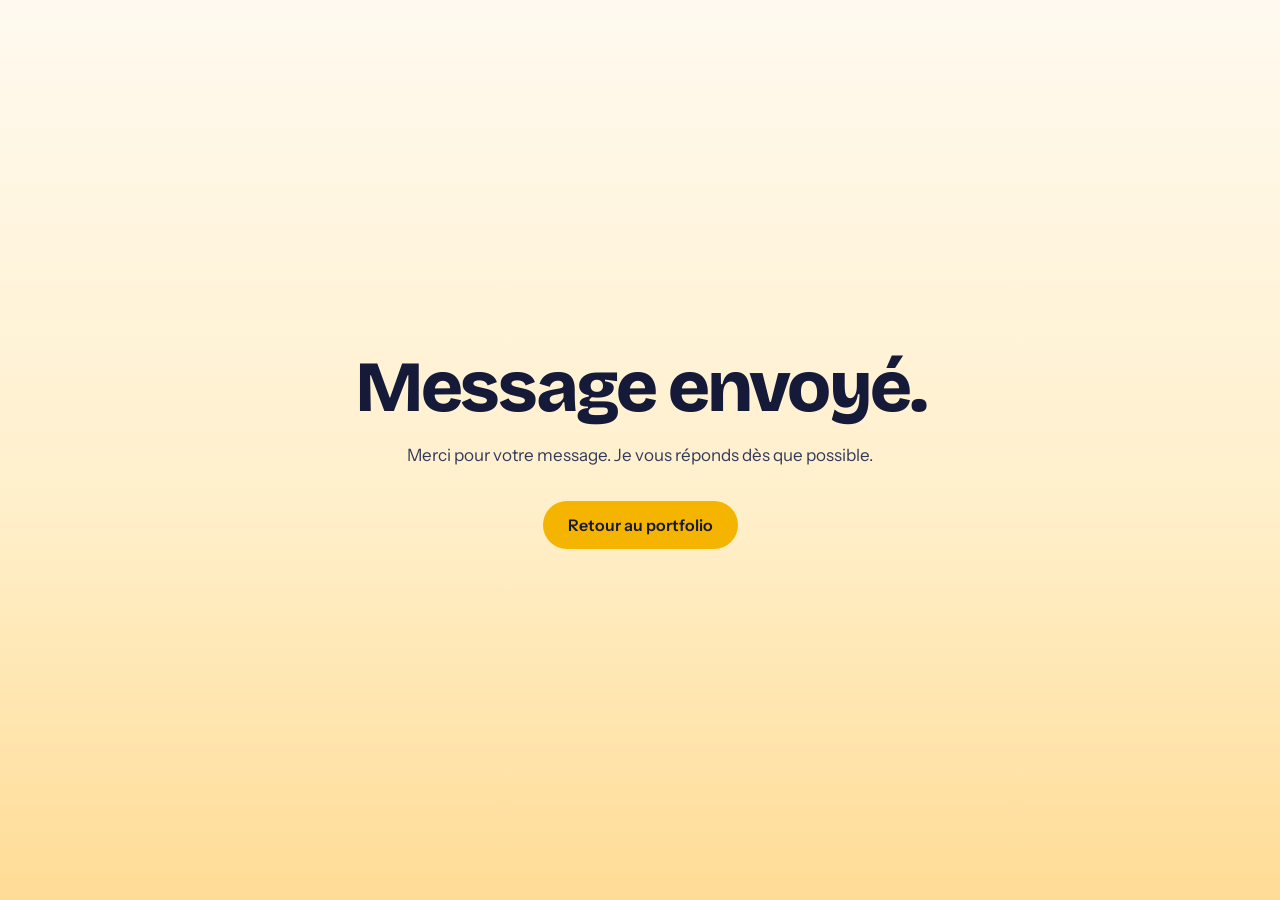
<file: success.html>
<!DOCTYPE html>
<html lang="fr">
<head>
  <meta charset="UTF-8" />
  <meta name="viewport" content="width=device-width, initial-scale=1" />
  <meta name="robots" content="noindex" />
  <title>Message envoyé · Juliana Niapoh</title>
  <link rel="icon" href="/favicon.svg" type="image/svg+xml" />
  <link rel="stylesheet" href="/assets/css/style.css" />
</head>
<body>
  <main class="done">
    <div>
      <h1>Message envoyé.</h1>
      <p>Merci pour votre message. Je vous réponds dès que possible.</p>
      <a class="btn btn--primary" href="/">Retour au portfolio</a>
    </div>
  </main>
</body>
</html>
</file>
<file: assets/css/style.css>
/* =========================================================
   Juliana Niapoh · Portfolio
   Direction : nuit sur la ville, la skyline est un graphique.
   ========================================================= */

@font-face {
  font-family: "Bricolage Grotesque";
  src: url("../fonts/bricolage-grotesque.woff2") format("woff2");
  font-weight: 200 800;
  font-style: normal;
  font-display: swap;
}
@font-face {
  font-family: "Instrument Sans";
  src: url("../fonts/instrument-sans.woff2") format("woff2");
  font-weight: 400 700;
  font-style: normal;
  font-display: swap;
}
@font-face {
  font-family: "IBM Plex Mono";
  src: url("../fonts/ibm-plex-mono-400.woff2") format("woff2");
  font-weight: 400;
  font-style: normal;
  font-display: swap;
}
@font-face {
  font-family: "IBM Plex Mono";
  src: url("../fonts/ibm-plex-mono-500.woff2") format("woff2");
  font-weight: 500;
  font-style: normal;
  font-display: swap;
}

:root {
  --nuit: #151a38;
  --nuit-2: #0e1230;
  --or: #f4b400;
  --or-fonce: #8a5a00;
  --or-pale: #fdf0c8;
  --papier: #fbf8f1;
  --teinte: #f3eee2;
  --blanc: #ffffff;
  --encre: #151a38;
  --texte: #333a5a;
  --gris: #5a6078;
  --ligne: #e7e0cf;
  --texte-nuit: #f3f4fb;
  --doux-nuit: #b9bfdc;

  --f-display: "Bricolage Grotesque", ui-sans-serif, system-ui, -apple-system, "Segoe UI", sans-serif;
  --f-body: "Instrument Sans", ui-sans-serif, system-ui, -apple-system, "Segoe UI", sans-serif;
  --f-mono: "IBM Plex Mono", ui-monospace, SFMono-Regular, Menlo, Consolas, monospace;

  --r: 20px;
  --max: 1180px;
  --pad: clamp(20px, 4vw, 40px);
  --sky-h: clamp(270px, 34vw, 520px);
  --nav-h: 72px;
}

*,
*::before,
*::after {
  box-sizing: border-box;
}
html {
  -webkit-text-size-adjust: 100%;
  scroll-behavior: smooth;
}
html.reduce-motion {
  scroll-behavior: auto;
}
body {
  margin: 0;
  font-family: var(--f-body);
  font-size: 1.0625rem;
  line-height: 1.65;
  color: var(--encre);
  background: var(--papier);
  -webkit-font-smoothing: antialiased;
}
img,
svg {
  max-width: 100%;
  display: block;
}
a {
  color: inherit;
}
h1,
h2,
h3,
h4,
p,
ul,
ol,
dl,
dd,
figure {
  margin: 0;
}
ul,
ol {
  padding: 0;
  list-style: none;
}
button,
input,
select,
textarea {
  font: inherit;
  color: inherit;
}
:focus-visible {
  outline: 2px solid var(--encre);
  outline-offset: 3px;
  border-radius: 4px;
}
.skip-link {
  position: absolute;
  left: 12px;
  top: -60px;
  z-index: 3000;
  background: var(--or);
  color: var(--nuit);
  padding: 10px 16px;
  border-radius: 10px;
  font-weight: 600;
  text-decoration: none;
}
.skip-link:focus {
  top: 12px;
}

.container {
  width: 100%;
  max-width: var(--max);
  margin-inline: auto;
  padding-inline: var(--pad);
}

/* ---------- Éléments communs ---------- */
.eyebrow {
  font-family: var(--f-mono);
  font-size: 0.78rem;
  font-weight: 500;
  letter-spacing: 0.12em;
  text-transform: uppercase;
  color: var(--or-fonce);
  margin-bottom: 14px;
}
.on-dark .eyebrow {
  color: var(--or);
}
.h2 {
  font-family: var(--f-display);
  font-weight: 700;
  font-size: clamp(2rem, 4.6vw, 3.4rem);
  line-height: 1.04;
  letter-spacing: -0.03em;
  max-width: 18ch;
  text-wrap: balance;
}
.lead {
  margin-top: 18px;
  max-width: 58ch;
  color: var(--gris);
  font-size: 1.125rem;
  text-wrap: pretty;
}
.on-dark .lead {
  color: var(--doux-nuit);
}
.section {
  padding-block: clamp(72px, 10vw, 128px);
}
.on-dark {
  background: var(--nuit);
  color: var(--texte-nuit);
}
.on-tint {
  background: var(--teinte);
}
.on-paper {
  background: var(--papier);
}
.on-white {
  background: var(--blanc);
}
section[id] {
  scroll-margin-top: calc(var(--nav-h) - 8px);
}

.btn {
  display: inline-flex;
  align-items: center;
  justify-content: center;
  gap: 10px;
  min-height: 48px;
  padding: 0 24px;
  border-radius: 999px;
  border: 1.5px solid transparent;
  font-weight: 600;
  font-size: 1rem;
  text-decoration: none;
  cursor: pointer;
  transition: transform 0.2s ease, background-color 0.2s ease, border-color 0.2s ease, color 0.2s ease;
}
.btn:hover {
  transform: translateY(-2px);
}
.btn svg {
  width: 18px;
  height: 18px;
  flex: none;
}
.btn--primary {
  background: var(--or);
  color: var(--nuit);
}
.btn--primary:hover {
  background: #ffc933;
}
.btn--ghost {
  border-color: rgba(21, 26, 56, 0.35);
  color: var(--encre);
}
.btn--ghost:hover {
  border-color: var(--encre);
  background: rgba(21, 26, 56, 0.06);
}
.btn--dark {
  background: var(--encre);
  color: #fff;
}
.btn--dark:hover {
  background: #2a3160;
}

.chip {
  display: inline-flex;
  align-items: center;
  font-family: var(--f-mono);
  font-size: 0.76rem;
  line-height: 1;
  padding: 7px 11px;
  border-radius: 999px;
  border: 1px solid var(--ligne);
  color: #3d4260;
  background: transparent;
}
.chips {
  display: flex;
  flex-wrap: wrap;
  gap: 8px;
}

.tag {
  display: inline-flex;
  align-items: center;
  gap: 6px;
  font-family: var(--f-mono);
  font-size: 0.72rem;
  font-weight: 500;
  letter-spacing: 0.08em;
  text-transform: uppercase;
  padding: 5px 10px;
  border-radius: 6px;
}
.tag--new {
  background: var(--or);
  color: var(--nuit);
}
.tag--info {
  background: var(--or-pale);
  color: #7a4f00;
}
.tag--ok {
  background: #d9f4e8;
  color: #0b6b47;
}

[data-reveal] {
  opacity: 1;
  transform: none;
}
.js [data-reveal] {
  opacity: 0;
  transform: translateY(16px);
  transition: opacity 0.6s ease, transform 0.6s ease;
}
.js [data-reveal].is-in {
  opacity: 1;
  transform: none;
}
.reduce-motion [data-reveal],
.js.reduce-motion [data-reveal] {
  opacity: 1;
  transform: none;
  transition: none;
}

/* ---------- Navigation ---------- */
.nav {
  position: fixed;
  inset: 0 0 auto 0;
  z-index: 1000;
  height: var(--nav-h);
  display: flex;
  align-items: center;
  transition: background-color 0.3s ease, box-shadow 0.3s ease, backdrop-filter 0.3s ease;
}
.nav.is-solid,
.nav.is-open {
  background: rgba(251, 248, 241, 0.9);
  backdrop-filter: blur(14px);
  -webkit-backdrop-filter: blur(14px);
  box-shadow: 0 1px 0 var(--ligne);
}
.nav__inner {
  display: flex;
  align-items: center;
  justify-content: space-between;
  gap: 24px;
  width: 100%;
}
.brand {
  display: inline-flex;
  align-items: center;
  gap: 12px;
  text-decoration: none;
  color: var(--encre);
  font-family: var(--f-display);
  font-weight: 600;
  letter-spacing: -0.01em;
}
.brand__mark {
  display: grid;
  place-items: center;
  width: 38px;
  height: 38px;
  border-radius: 11px;
  background: var(--nuit);
  color: var(--or);
  font-weight: 800;
  font-size: 0.95rem;
  letter-spacing: 0;
}
.nav__links {
  display: flex;
  align-items: center;
  gap: 6px;
}
.nav__links a {
  display: inline-flex;
  align-items: center;
  min-height: 44px;
  padding: 0 14px;
  border-radius: 999px;
  color: var(--texte);
  font-size: 0.95rem;
  font-weight: 500;
  text-decoration: none;
  transition: color 0.2s ease, background-color 0.2s ease;
}
.nav__links a:hover,
.nav__links a[aria-current="true"] {
  color: var(--encre);
  background: rgba(21, 26, 56, 0.07);
}
.nav__links a.nav__cta {
  margin-left: 8px;
  background: var(--nuit);
  color: #fff;
  font-weight: 600;
}
.nav__links a.nav__cta:hover {
  background: #2a3160;
}
.nav__toggle {
  display: none;
  align-items: center;
  gap: 10px;
  min-height: 44px;
  padding: 0 16px;
  border-radius: 999px;
  border: 1px solid rgba(21, 26, 56, 0.35);
  background: transparent;
  color: var(--encre);
  font-weight: 600;
  cursor: pointer;
}

/* ---------- Hero ---------- */
.hero {
  position: relative;
  overflow: hidden;
  isolation: isolate;
  min-height: max(100svh, 760px);
  padding: calc(var(--nav-h) + clamp(40px, 8vh, 96px)) 0 calc(var(--sky-h) * 0.5);
  color: var(--encre);
  background: linear-gradient(180deg, #fffaf0 0%, #fff0cc 42%, #ffdc96 76%, #ffc978 100%);
}
.stars {
  position: absolute;
  inset: 0;
  width: 100%;
  height: 100%;
  z-index: -2;
}
.skyline {
  position: absolute;
  left: 0;
  bottom: -1px;
  width: 100%;
  height: var(--sky-h);
  z-index: -1;
}
.hero__inner {
  position: relative;
}
.status {
  display: inline-flex;
  align-items: center;
  gap: 12px;
  padding: 9px 18px 9px 14px;
  border-radius: 999px;
  border: 1px solid rgba(21, 26, 56, 0.16);
  background: rgba(255, 255, 255, 0.72);
  backdrop-filter: blur(6px);
  font-size: 0.92rem;
  font-weight: 500;
  color: var(--encre);
}
.status__dot {
  width: 9px;
  height: 9px;
  border-radius: 50%;
  background: var(--or);
  box-shadow: 0 0 0 0 rgba(244, 180, 0, 0.6);
  flex: none;
  animation: ping 2.4s ease-out infinite;
}
.hero__role {
  margin-top: clamp(22px, 4vh, 36px);
  font-family: var(--f-mono);
  font-size: clamp(0.82rem, 1.5vw, 0.95rem);
  font-weight: 500;
  letter-spacing: 0.16em;
  text-transform: uppercase;
  color: var(--or-fonce);
}
.hero__name {
  margin-top: 14px;
  font-family: var(--f-display);
  font-weight: 800;
  font-size: clamp(3.1rem, 9.2vw, 7rem);
  line-height: 0.92;
  letter-spacing: -0.045em;
  text-wrap: balance;
}
.hero__name span {
  display: block;
}
.hero__claim {
  margin-top: clamp(22px, 3.5vh, 32px);
  max-width: 34ch;
  font-size: clamp(1.1rem, 1.9vw, 1.3rem);
  line-height: 1.5;
  color: var(--texte);
}
.hero__cta {
  margin-top: clamp(26px, 4vh, 38px);
  display: flex;
  flex-wrap: wrap;
  gap: 12px;
}

/* Skyline : animation d'entrée */
.skyline .layer rect {
  transform-box: fill-box;
  transform-origin: 50% 100%;
  animation: rise 0.9s cubic-bezier(0.2, 0.8, 0.2, 1) both;
}
.skyline .l-far rect {
  animation-delay: calc(var(--i) * 18ms);
}
.skyline .l-mid rect {
  animation-delay: calc(120ms + var(--i) * 18ms);
}
.skyline .l-near rect {
  animation-delay: calc(240ms + var(--i) * 22ms);
}
.skyline .tower {
  animation: fade 1.2s ease 0.3s both;
}
.skyline .win {
  animation: light 0.8s ease 1.1s both;
}
.skyline .win.tw {
  animation: light 0.8s ease 1.1s both, twinkle 5s ease-in-out calc(var(--w) + 2s) infinite;
}
.skyline .trend,
.skyline .trend-glow {
  stroke-dasharray: 1;
  stroke-dashoffset: 0;
  animation: draw 1.9s cubic-bezier(0.5, 0, 0.2, 1) 0.7s both;
}
.skyline .trend-dot {
  animation: fade 0.5s ease 2.4s both;
}
.skyline .beacon {
  animation: pulse 3.2s ease-in-out infinite;
}
.stars .star-tw {
  animation: twinkle 4.5s ease-in-out var(--w) infinite;
}

@keyframes rise {
  from {
    transform: scaleY(0);
  }
  to {
    transform: scaleY(1);
  }
}
@keyframes draw {
  from {
    stroke-dashoffset: 1;
  }
  to {
    stroke-dashoffset: 0;
  }
}
@keyframes fade {
  from {
    opacity: 0;
  }
  to {
    opacity: 1;
  }
}
@keyframes light {
  from {
    opacity: 0;
  }
}
@keyframes twinkle {
  0%,
  100% {
    opacity: 1;
  }
  50% {
    opacity: 0.25;
  }
}
@keyframes pulse {
  0%,
  100% {
    opacity: 0.6;
  }
  50% {
    opacity: 1;
  }
}
@keyframes ping {
  0% {
    box-shadow: 0 0 0 0 rgba(244, 180, 0, 0.55);
  }
  70%,
  100% {
    box-shadow: 0 0 0 12px rgba(244, 180, 0, 0);
  }
}
@keyframes flicker {
  0%,
  100% {
    opacity: 0.55;
  }
  45% {
    opacity: 0.68;
  }
  70% {
    opacity: 0.5;
  }
}

.reduce-motion *,
.reduce-motion *::before,
.reduce-motion *::after {
  animation: none !important;
  transition: none !important;
}

/* ---------- Bandeau de chiffres ---------- */
.strip {
  background: var(--nuit);
  color: #fff;
  padding: 8px 0 clamp(48px, 7vw, 80px);
}
.strip__grid {
  display: grid;
  grid-template-columns: repeat(3, 1fr);
  gap: 0;
}
.strip__item {
  padding: 8px clamp(18px, 3vw, 40px);
  border-left: 1px solid rgba(255, 255, 255, 0.14);
}
.strip__item:first-child {
  border-left: 0;
  padding-left: 0;
}
.strip__big {
  font-family: var(--f-display);
  font-weight: 700;
  font-size: clamp(2.4rem, 5vw, 3.8rem);
  line-height: 1;
  letter-spacing: -0.03em;
  color: var(--or);
}
.strip__label {
  margin-top: 10px;
  max-width: 26ch;
  color: var(--doux-nuit);
  font-size: 0.98rem;
  line-height: 1.45;
}

/* ---------- Actualités ---------- */
.news__head {
  display: flex;
  align-items: end;
  justify-content: space-between;
  gap: 24px;
  flex-wrap: wrap;
  margin-bottom: clamp(32px, 5vw, 56px);
}
.news__grid {
  display: grid;
  grid-template-columns: repeat(3, 1fr);
  gap: 20px;
}
.card {
  display: flex;
  flex-direction: column;
  gap: 14px;
  padding: 28px;
  border-radius: var(--r);
  background: var(--blanc);
  border: 1px solid var(--ligne);
  transition: transform 0.25s ease, box-shadow 0.25s ease, border-color 0.25s ease;
}
.card:hover {
  transform: translateY(-4px);
  border-color: #e0c98a;
  box-shadow: 0 18px 40px rgba(21, 26, 56, 0.09);
}
.card__top {
  display: flex;
  align-items: center;
  justify-content: space-between;
  gap: 12px;
}
.card__date {
  font-family: var(--f-mono);
  font-size: 0.8rem;
  color: var(--gris);
}
.card__title {
  font-family: var(--f-display);
  font-weight: 700;
  font-size: 1.4rem;
  line-height: 1.15;
  letter-spacing: -0.02em;
  text-wrap: balance;
}
.card__text {
  color: var(--gris);
  font-size: 1rem;
}
.link {
  display: inline-flex;
  align-items: center;
  gap: 8px;
  margin-top: auto;
  padding-top: 6px;
  font-weight: 600;
  color: var(--or-fonce);
  text-decoration: none;
}
.link svg {
  width: 16px;
  height: 16px;
  transition: transform 0.2s ease;
}
.link:hover svg {
  transform: translateX(4px);
}
.link:hover {
  text-decoration: underline;
  text-underline-offset: 4px;
}
.on-dark .link {
  color: var(--or);
}

/* ---------- À propos ---------- */
.about {
  display: grid;
  grid-template-columns: minmax(0, 5fr) minmax(0, 7fr);
  gap: clamp(32px, 6vw, 88px);
  align-items: start;
}
.portrait {
  position: relative;
  max-width: 360px;
}
.portrait::before {
  content: "";
  position: absolute;
  inset: 18px -18px -18px 18px;
  border: 1.5px solid var(--or);
  border-radius: 30px;
  z-index: 0;
}
.portrait img {
  position: relative;
  z-index: 1;
  width: 100%;
  aspect-ratio: 760 / 978;
  object-fit: cover;
  object-position: 50% 30%;
  border-radius: 28px;
  background: #e9e1cc;
}
.about__text p {
  margin-top: 18px;
  max-width: 60ch;
  font-size: 1.125rem;
  color: var(--texte);
}
.about__text .h2 + p {
  margin-top: 26px;
}
.facts {
  margin-top: 36px;
  display: grid;
  grid-template-columns: 1fr 1fr;
  gap: 0 32px;
  border-top: 1px solid var(--ligne);
}
.facts div {
  padding: 16px 0;
  border-bottom: 1px solid var(--ligne);
}
.facts dt {
  font-family: var(--f-mono);
  font-size: 0.72rem;
  letter-spacing: 0.1em;
  text-transform: uppercase;
  color: var(--gris);
}
.facts dd {
  margin-top: 4px;
  font-weight: 600;
}

/* ---------- Projets ---------- */
.feature {
  display: grid;
  grid-template-columns: minmax(0, 5fr) minmax(0, 7fr);
  gap: clamp(28px, 5vw, 72px);
  align-items: center;
  margin-top: clamp(64px, 9vw, 112px);
}
.feature--flip .feature__visual {
  order: -1;
}
.feature__kicker {
  font-family: var(--f-mono);
  font-size: 0.78rem;
  letter-spacing: 0.1em;
  text-transform: uppercase;
  color: var(--or-fonce);
}
.feature__title {
  margin-top: 12px;
  font-family: var(--f-display);
  font-weight: 800;
  font-size: clamp(2.3rem, 5vw, 3.6rem);
  line-height: 1;
  letter-spacing: -0.035em;
}
.feature__tagline {
  margin-top: 16px;
  font-size: 1.2rem;
  line-height: 1.45;
  color: var(--encre);
}
.feature__list {
  margin-top: 22px;
  display: grid;
  gap: 12px;
}
.feature__list li {
  position: relative;
  padding-left: 22px;
  color: var(--texte);
  font-size: 1rem;
  line-height: 1.55;
}
.feature__list li::before {
  content: "";
  position: absolute;
  left: 0;
  top: 0.62em;
  width: 8px;
  height: 8px;
  border-radius: 2px;
  background: var(--or);
}
.feature__list strong {
  color: var(--encre);
  font-weight: 600;
}
.feature .chips {
  margin-top: 24px;
}
.feature__actions {
  margin-top: 28px;
  display: flex;
  flex-wrap: wrap;
  gap: 12px;
}
.feature__note {
  margin-top: 18px;
  font-size: 0.95rem;
  color: var(--gris);
  font-style: italic;
}

/* Captures réelles dans des fenêtres de navigateur */
.shots {
  position: relative;
  padding: clamp(18px, 3vw, 32px);
  padding-bottom: clamp(70px, 11vw, 120px);
  border-radius: 28px;
  background:
    radial-gradient(80% 70% at 90% 0%, rgba(244, 180, 0, 0.28), transparent 65%),
    linear-gradient(160deg, #fff4d4 0%, #ffe6a6 100%);
  border: 1px solid #ecd9a0;
}
.shots--sombre {
  background:
    radial-gradient(80% 70% at 10% 0%, rgba(220, 38, 38, 0.3), transparent 65%),
    linear-gradient(160deg, #2a1418 0%, #0d0709 100%);
  border-color: #3a1d22;
}
.shot {
  overflow: hidden;
  border-radius: 14px;
  background: #fff;
  border: 1px solid rgba(21, 26, 56, 0.14);
  box-shadow: 0 24px 50px rgba(21, 26, 56, 0.22);
}
.shot img {
  display: block;
  width: 100%;
  height: auto;
}
.shot__bar {
  display: flex;
  gap: 6px;
  padding: 9px 12px;
  background: #eceff6;
  border-bottom: 1px solid rgba(21, 26, 56, 0.1);
}
.shot__bar i {
  width: 9px;
  height: 9px;
  border-radius: 50%;
  background: #c4cadb;
}
.shot--second {
  position: absolute;
  right: clamp(10px, 2.5vw, 28px);
  bottom: clamp(32px, 5vw, 52px);
  width: 58%;
  box-shadow: 0 28px 60px rgba(21, 26, 56, 0.34);
}
.shots--sombre .shot {
  background: #000;
  border-color: rgba(255, 255, 255, 0.14);
}
.shots--sombre .shot__bar {
  background: #1a1214;
  border-bottom-color: rgba(255, 255, 255, 0.08);
}
.shots--sombre .shot__bar i {
  background: #4a3b3e;
}
.shot__cap {
  position: absolute;
  left: clamp(18px, 3vw, 32px);
  bottom: 16px;
  font-family: var(--f-mono);
  font-size: 0.7rem;
  letter-spacing: 0.08em;
  text-transform: uppercase;
  color: var(--or-fonce);
}
.shots--sombre .shot__cap {
  color: #d9a9a9;
}

/* Autres travaux */
.others {
  margin-top: clamp(64px, 9vw, 112px);
  padding-top: clamp(40px, 6vw, 64px);
  border-top: 1px solid var(--ligne);
}
.others__title {
  font-family: var(--f-display);
  font-weight: 700;
  font-size: clamp(1.5rem, 3vw, 2rem);
  letter-spacing: -0.02em;
}
.others__grid {
  margin-top: 28px;
  display: grid;
  grid-template-columns: 1fr 1fr;
  gap: 20px;
}
.mini {
  display: flex;
  flex-direction: column;
  gap: 12px;
  padding: 28px;
  border-radius: var(--r);
  border: 1px solid var(--ligne);
  background: var(--blanc);
}
.mini__title {
  font-family: var(--f-display);
  font-weight: 700;
  font-size: 1.3rem;
  line-height: 1.2;
  letter-spacing: -0.02em;
}
.mini p {
  color: var(--gris);
  font-size: 1rem;
}
.mini .chips {
  margin-top: 4px;
}
.mini .mini__status {
  font-family: var(--f-mono);
  font-size: 0.78rem;
  color: var(--or-fonce);
}

/* ---------- Parcours ---------- */
.timeline {
  margin-top: clamp(36px, 5vw, 56px);
  display: grid;
  gap: 0;
}
.job {
  position: relative;
  display: grid;
  grid-template-columns: 170px minmax(0, 1fr);
  gap: clamp(20px, 4vw, 56px);
  padding: 36px 0 40px;
  border-top: 1px solid var(--ligne);
}
.job__date {
  font-family: var(--f-mono);
  font-size: 0.9rem;
  font-weight: 500;
  color: var(--or-fonce);
}
.job__role {
  font-family: var(--f-display);
  font-weight: 700;
  font-size: clamp(1.4rem, 2.6vw, 1.9rem);
  line-height: 1.15;
  letter-spacing: -0.025em;
}
.job__org {
  margin-top: 6px;
  font-family: var(--f-mono);
  font-size: 0.86rem;
  color: var(--gris);
}
.job__list {
  margin-top: 20px;
  display: grid;
  gap: 10px;
  max-width: 70ch;
}
.job__list li {
  position: relative;
  padding-left: 22px;
  color: var(--texte);
  font-size: 1.02rem;
}
.job__list li::before {
  content: "";
  position: absolute;
  left: 0;
  top: 0.68em;
  width: 8px;
  height: 2px;
  background: var(--or-fonce);
}
.job__list strong {
  font-weight: 700;
  color: var(--encre);
}
.edu {
  margin-top: 24px;
  display: grid;
  grid-template-columns: repeat(3, 1fr);
  gap: 20px;
}
.edu__item {
  padding: 24px;
  border-radius: var(--r);
  background: var(--blanc);
  border: 1px solid var(--ligne);
}
.edu__years {
  font-family: var(--f-mono);
  font-size: 0.8rem;
  color: var(--or-fonce);
}
.edu__title {
  margin-top: 8px;
  font-family: var(--f-display);
  font-weight: 700;
  font-size: 1.2rem;
  line-height: 1.2;
  letter-spacing: -0.015em;
}
.edu__sub {
  margin-top: 4px;
  color: var(--gris);
  font-size: 0.95rem;
}
.subhead {
  margin-top: clamp(48px, 7vw, 80px);
  font-family: var(--f-display);
  font-weight: 700;
  font-size: clamp(1.4rem, 2.6vw, 1.8rem);
  letter-spacing: -0.02em;
}
.certlist {
  margin-top: 20px;
  display: grid;
  grid-template-columns: repeat(3, 1fr);
  gap: 14px;
}
.cert {
  display: flex;
  flex-direction: column;
  gap: 6px;
  padding: 18px 20px;
  border-radius: 16px;
  border: 1px solid var(--ligne);
  background: var(--blanc);
}
.cert__title {
  font-family: var(--f-display);
  font-weight: 700;
  font-size: 1.05rem;
  letter-spacing: -0.01em;
}
.edu__points {
  margin-top: 12px;
  display: grid;
  gap: 8px;
  font-size: 0.9rem;
  line-height: 1.5;
  color: var(--gris);
}
.edu__points li {
  position: relative;
  padding-left: 16px;
}
.edu__points li::before {
  content: "";
  position: absolute;
  left: 0;
  top: 0.6em;
  width: 6px;
  height: 6px;
  border-radius: 2px;
  background: var(--or);
}
.cert__desc {
  font-size: 0.92rem;
  line-height: 1.5;
  color: var(--gris);
}
.cert__meta {
  margin-top: auto;
  padding-top: 4px;
  font-family: var(--f-mono);
  font-size: 0.74rem;
  color: var(--gris);
}
.certs {
  margin-top: 20px;
}
@media (max-width: 760px) {
  .certlist {
    grid-template-columns: 1fr;
  }
}
.certs .chip {
  background: var(--blanc);
  font-size: 0.82rem;
  padding: 9px 14px;
}

/* ---------- Compétences ---------- */
.legend {
  margin-top: 28px;
  display: flex;
  flex-wrap: wrap;
  gap: 8px 24px;
  font-size: 0.92rem;
  color: var(--gris);
}
.legend span {
  display: inline-flex;
  align-items: center;
  gap: 10px;
}
.skills {
  margin-top: 36px;
  display: grid;
  grid-template-columns: repeat(2, 1fr);
  gap: 20px;
}
.skills__group {
  padding: 28px;
  border-radius: var(--r);
  background: var(--papier);
  border: 1px solid var(--ligne);
}
.skills__group h3 {
  font-family: var(--f-display);
  font-weight: 700;
  font-size: 1.25rem;
  letter-spacing: -0.015em;
  margin-bottom: 18px;
}
.sk {
  display: inline-flex;
  align-items: center;
  font-size: 0.92rem;
  font-weight: 500;
  line-height: 1;
  padding: 9px 13px;
  border-radius: 999px;
  border: 1.5px solid var(--encre);
  white-space: nowrap;
}
.sk--core {
  background: var(--encre);
  color: #fff;
}
.sk--base {
  background: transparent;
  color: var(--encre);
  border-color: #b9ae92;
}
.legend .sk {
  padding: 6px 12px;
  font-size: 0.82rem;
}

/* ---------- Prestations ---------- */
.services {
  margin-top: 40px;
  display: grid;
  grid-template-columns: repeat(4, 1fr);
  gap: 20px;
}
.service {
  padding: 28px;
  border-radius: var(--r);
  background: var(--blanc);
  border: 1px solid var(--ligne);
  transition: transform 0.25s ease, box-shadow 0.25s ease;
}
.service:hover {
  transform: translateY(-4px);
  box-shadow: 0 18px 40px rgba(21, 26, 56, 0.09);
}
.service__icon {
  width: 52px;
  height: 52px;
  border-radius: 14px;
  display: grid;
  place-items: center;
  background: var(--or-pale);
  color: #7a4f00;
}
.service__icon svg {
  width: 26px;
  height: 26px;
  fill: none;
  stroke: currentColor;
  stroke-width: 1.8;
  stroke-linecap: round;
  stroke-linejoin: round;
}
.service h3 {
  margin-top: 20px;
  font-family: var(--f-display);
  font-weight: 700;
  font-size: 1.25rem;
  line-height: 1.2;
  letter-spacing: -0.015em;
}
.service p {
  margin-top: 10px;
  color: var(--gris);
  font-size: 0.98rem;
}
.terms {
  margin-top: 28px;
  display: flex;
  flex-wrap: wrap;
  gap: 12px 36px;
  padding-top: 24px;
  border-top: 1px solid var(--ligne);
  color: var(--texte);
  font-weight: 500;
}
.terms span::before {
  content: "";
  display: inline-block;
  width: 8px;
  height: 8px;
  margin-right: 10px;
  border-radius: 2px;
  background: var(--or);
}

/* ---------- Contact ---------- */
.contact {
  background:
    radial-gradient(60% 50% at 100% 0%, rgba(244, 180, 0, 0.16), transparent 70%),
    var(--nuit);
}
.contact__grid {
  margin-top: 44px;
  display: grid;
  grid-template-columns: minmax(0, 5fr) minmax(0, 7fr);
  gap: clamp(32px, 6vw, 80px);
  align-items: start;
}
.direct {
  display: grid;
  gap: 0;
  border-top: 1px solid rgba(255, 255, 255, 0.14);
}
.direct a {
  display: flex;
  align-items: center;
  justify-content: space-between;
  gap: 16px;
  padding: 20px 0;
  border-bottom: 1px solid rgba(255, 255, 255, 0.14);
  text-decoration: none;
  color: #fff;
  transition: color 0.2s ease, padding 0.2s ease;
}
.direct a:hover {
  color: var(--or);
  padding-left: 8px;
}
.direct small {
  display: block;
  font-family: var(--f-mono);
  font-size: 0.72rem;
  letter-spacing: 0.1em;
  text-transform: uppercase;
  color: var(--doux-nuit);
}
.direct b {
  font-weight: 600;
  font-size: 1.08rem;
  overflow-wrap: anywhere;
}
.direct svg {
  width: 20px;
  height: 20px;
  flex: none;
  opacity: 0.7;
}
.form {
  padding: clamp(24px, 3.5vw, 40px);
  border-radius: 24px;
  background: rgba(255, 255, 255, 0.06);
  border: 1px solid rgba(255, 255, 255, 0.14);
  display: grid;
  gap: 18px;
}
.field {
  display: grid;
  gap: 8px;
}
.field label {
  font-weight: 600;
  font-size: 0.95rem;
}
.field input,
.field select,
.field textarea {
  width: 100%;
  min-height: 50px;
  padding: 12px 16px;
  border-radius: 12px;
  border: 1.5px solid rgba(255, 255, 255, 0.22);
  background: rgba(14, 18, 48, 0.6);
  color: #fff;
  transition: border-color 0.2s ease, background-color 0.2s ease;
}
.field textarea {
  min-height: 150px;
  resize: vertical;
}
.field input::placeholder,
.field textarea::placeholder {
  color: #8f96bb;
}
.field input:focus-visible,
.field select:focus-visible,
.field textarea:focus-visible {
  outline: none;
  border-color: var(--or);
  background: rgba(14, 18, 48, 0.9);
}
.field select option {
  color: #151a38;
}
.form__row {
  display: grid;
  grid-template-columns: 1fr 1fr;
  gap: 18px;
}
.form__status {
  min-height: 1.4em;
  font-weight: 500;
}
.form__status.is-ok {
  color: #6ee7b7;
}
.form__status.is-err {
  color: #ffb4c8;
}
.hp {
  position: absolute;
  left: -9999px;
}

/* ---------- Pied de page ---------- */
.footer {
  background: var(--nuit-2);
  color: var(--doux-nuit);
  padding: 32px 0;
  font-size: 0.92rem;
}
.footer__row {
  display: flex;
  flex-wrap: wrap;
  align-items: center;
  justify-content: space-between;
  gap: 16px 28px;
}
.footer__links {
  display: flex;
  flex-wrap: wrap;
  align-items: center;
  gap: 8px 20px;
}
.footer a {
  text-decoration: none;
}
.footer a:hover {
  color: #fff;
  text-decoration: underline;
  text-underline-offset: 4px;
}
.motion-toggle {
  display: inline-flex;
  align-items: center;
  gap: 10px;
  min-height: 40px;
  padding: 0 14px;
  border-radius: 999px;
  border: 1px solid rgba(255, 255, 255, 0.25);
  background: transparent;
  color: #fff;
  cursor: pointer;
  font-size: 0.9rem;
}
.motion-toggle::before {
  content: "";
  width: 28px;
  height: 16px;
  border-radius: 99px;
  background: rgba(255, 255, 255, 0.25)
    radial-gradient(circle at 8px 8px, #fff 6px, transparent 6.5px);
  transition: background-color 0.2s ease;
}
.motion-toggle[aria-pressed="true"]::before {
  background: var(--or) radial-gradient(circle at 20px 8px, #151a38 6px, transparent 6.5px);
}

/* ---------- Page de confirmation ---------- */
.done {
  min-height: 100svh;
  display: grid;
  place-items: center;
  text-align: center;
  padding: 40px var(--pad);
  background: linear-gradient(180deg, #fffaf0 0%, #fff0cc 55%, #ffdc96 100%);
  color: var(--encre);
}
.done h1 {
  font-family: var(--f-display);
  font-weight: 800;
  font-size: clamp(2.4rem, 7vw, 4.5rem);
  letter-spacing: -0.04em;
  line-height: 1;
}
.done p {
  margin: 18px auto 32px;
  max-width: 44ch;
  color: var(--texte);
}

/* ---------- Responsive ---------- */
@media (max-width: 1040px) {
  .services {
    grid-template-columns: repeat(2, 1fr);
  }
  .news__grid {
    grid-template-columns: 1fr;
  }
  .card {
    flex-direction: row;
    flex-wrap: wrap;
    align-items: baseline;
  }
}
@media (max-width: 900px) {
  :root {
    --nav-h: 64px;
  }
  .nav__toggle {
    display: inline-flex;
  }
  .nav__links {
    position: absolute;
    top: var(--nav-h);
    left: 0;
    right: 0;
    flex-direction: column;
    align-items: stretch;
    gap: 4px;
    padding: 12px var(--pad) 24px;
    background: rgba(251, 248, 241, 0.98);
    border-bottom: 1px solid var(--ligne);
    display: none;
  }
  .nav.is-open .nav__links {
    display: flex;
  }
  .nav__links a {
    min-height: 50px;
    font-size: 1.05rem;
  }
  .nav__links a.nav__cta {
    margin: 8px 0 0;
    justify-content: center;
  }
  .about,
  .feature,
  .contact__grid {
    grid-template-columns: 1fr;
  }
  .feature--flip .feature__visual {
    order: 0;
  }
  .portrait {
    max-width: 340px;
    margin-inline: 8px 18px;
  }
  .edu {
    grid-template-columns: 1fr;
  }
  .job {
    grid-template-columns: 1fr;
    gap: 10px;
  }
  .others__grid {
    grid-template-columns: 1fr;
  }
}
@media (max-width: 640px) {
  .strip__grid {
    grid-template-columns: 1fr;
    gap: 22px;
  }
  .strip__item,
  .strip__item:first-child {
    padding: 0 0 0 18px;
    border-left: 2px solid var(--or);
  }
  .services,
  .skills {
    grid-template-columns: 1fr;
  }
  .facts,
  .form__row {
    grid-template-columns: 1fr;
  }
  .card {
    flex-direction: column;
  }
  .hero__cta .btn {
    flex: 1 1 100%;
  }
  .shot--second {
    width: 66%;
  }
  .brand__name {
    display: none;
  }
}
</file>
